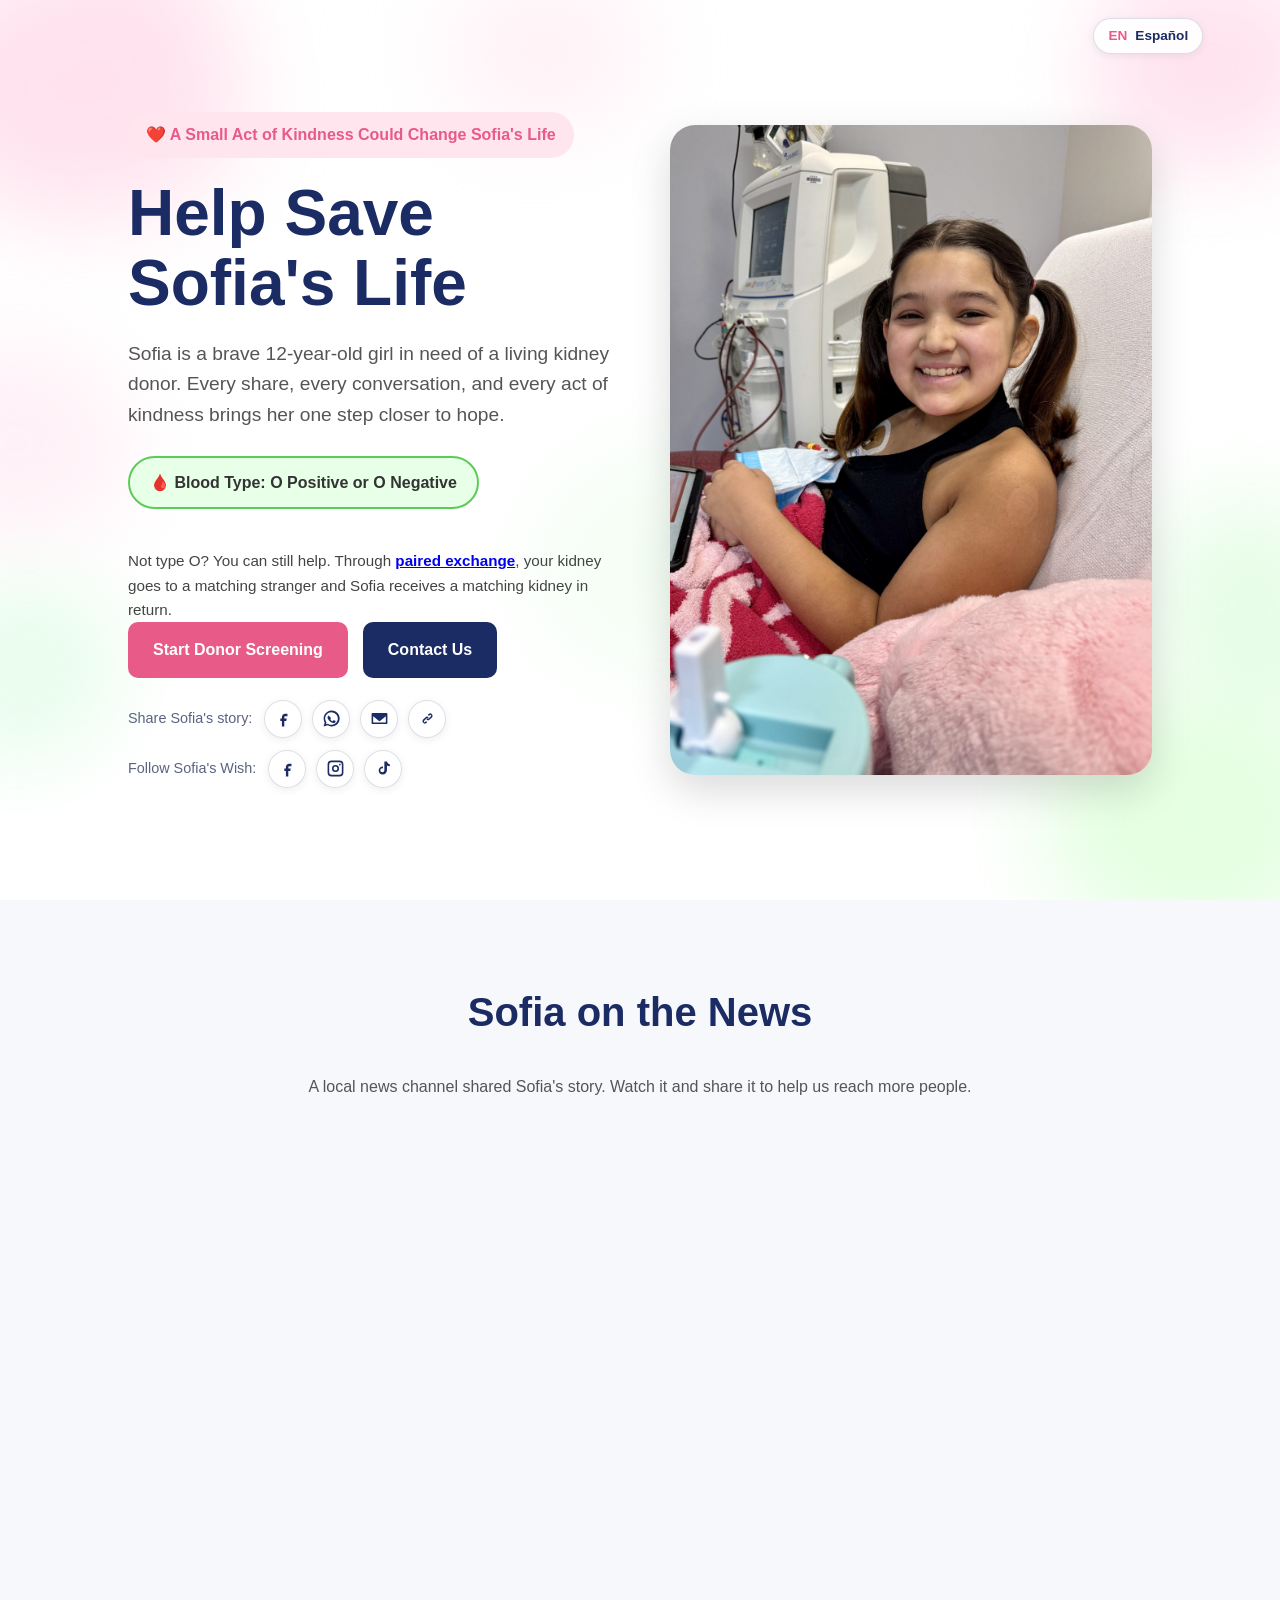
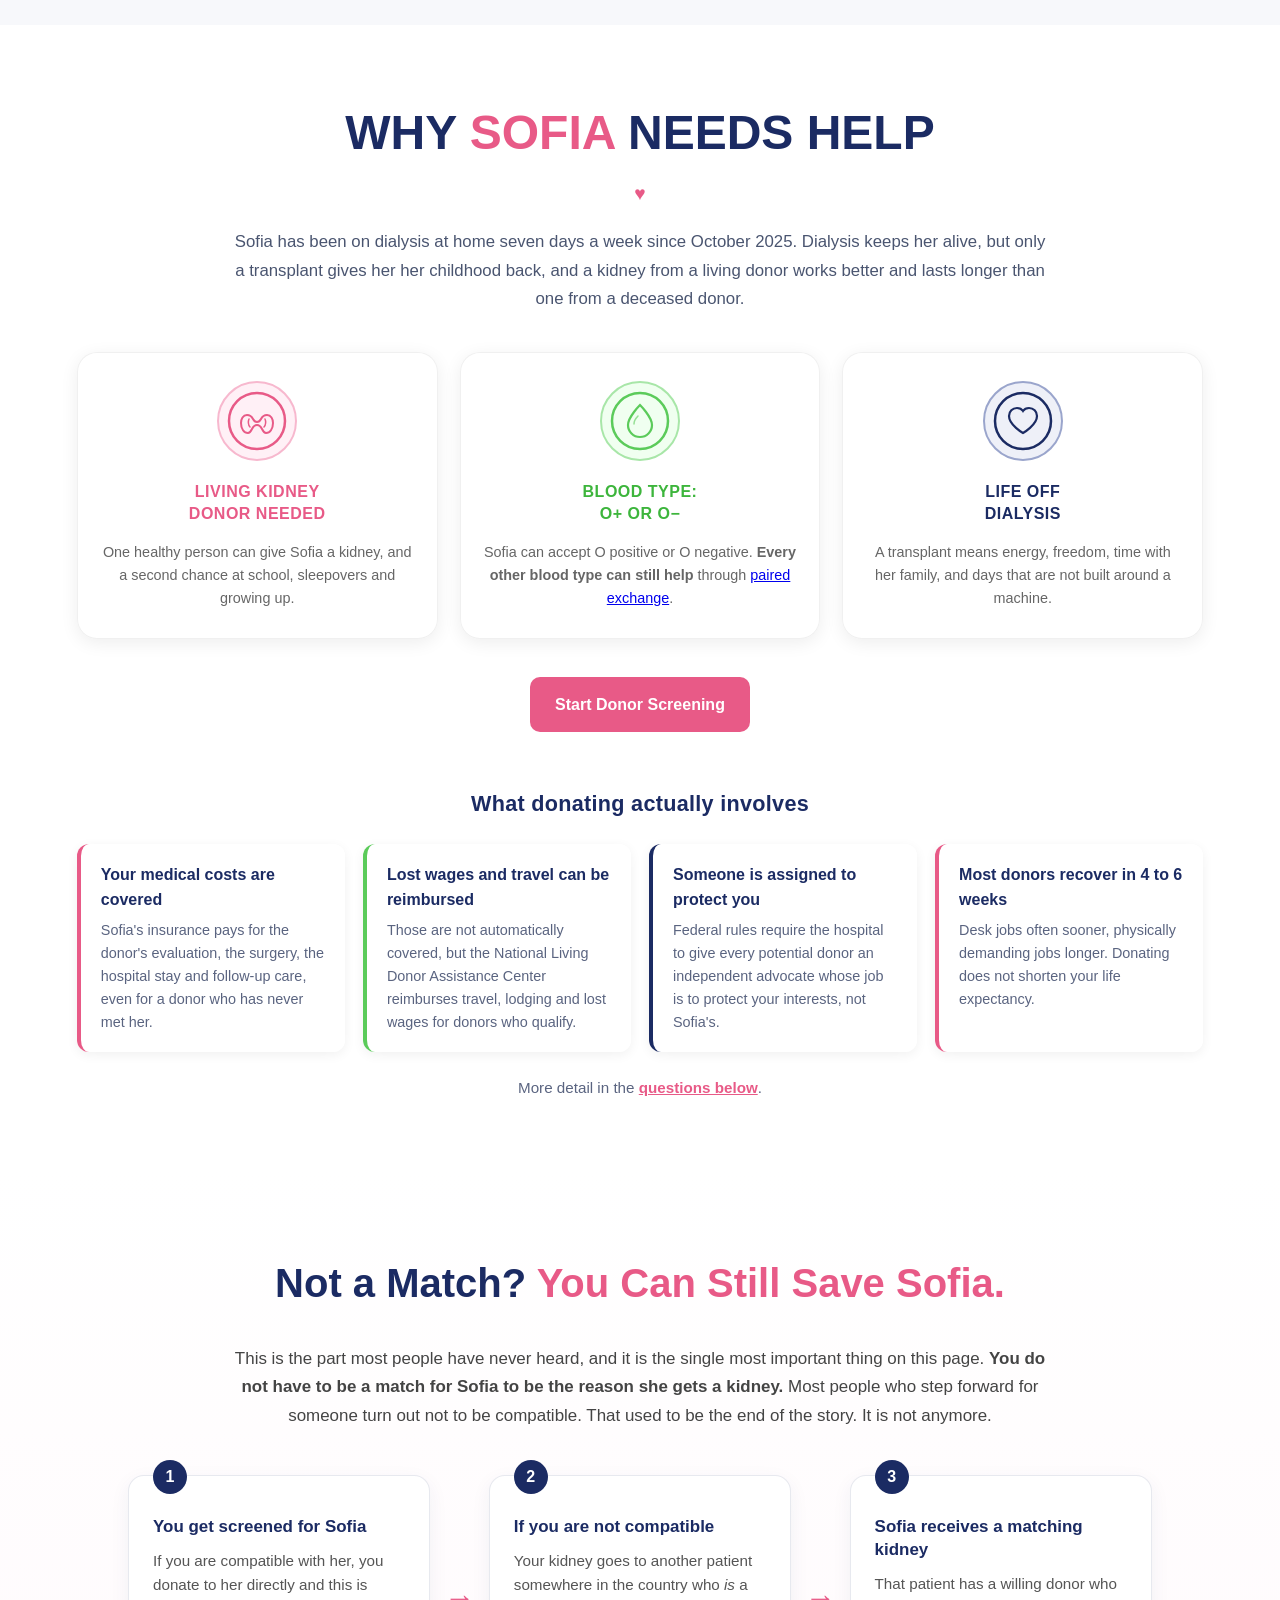
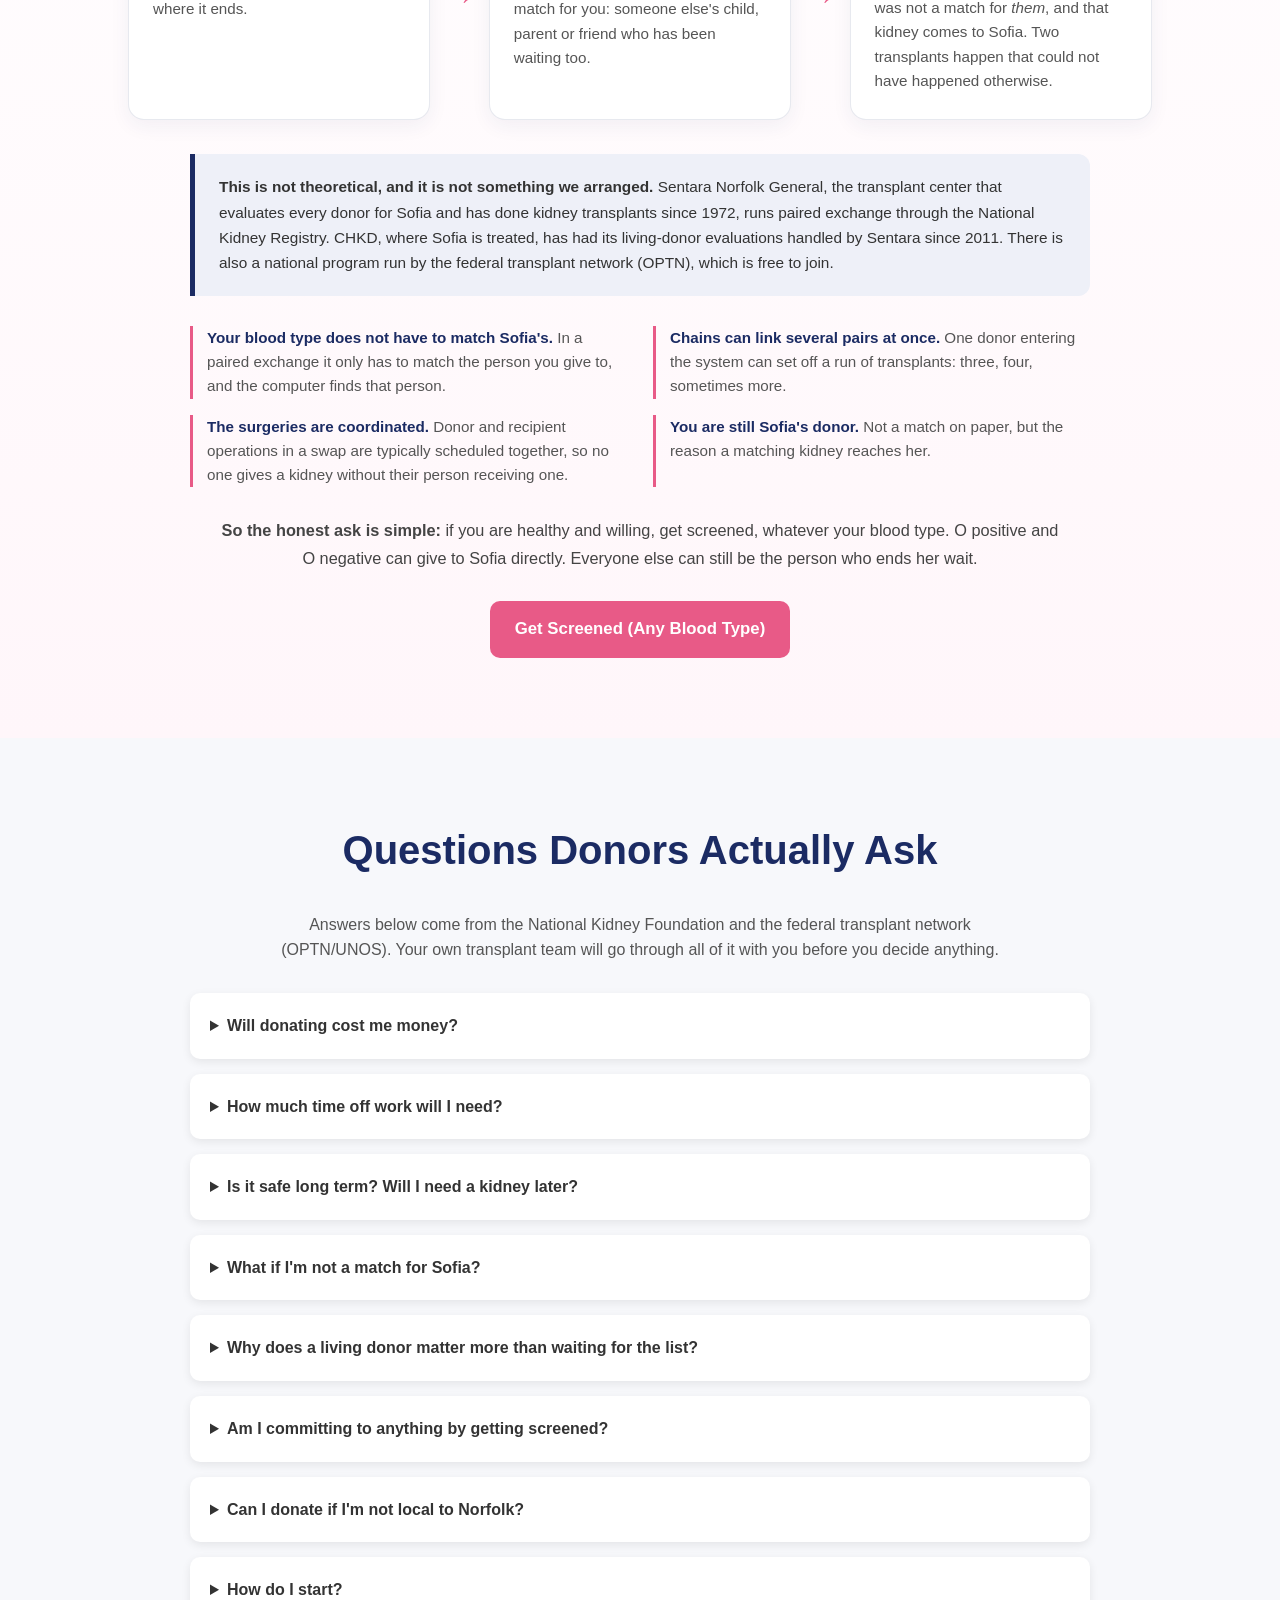
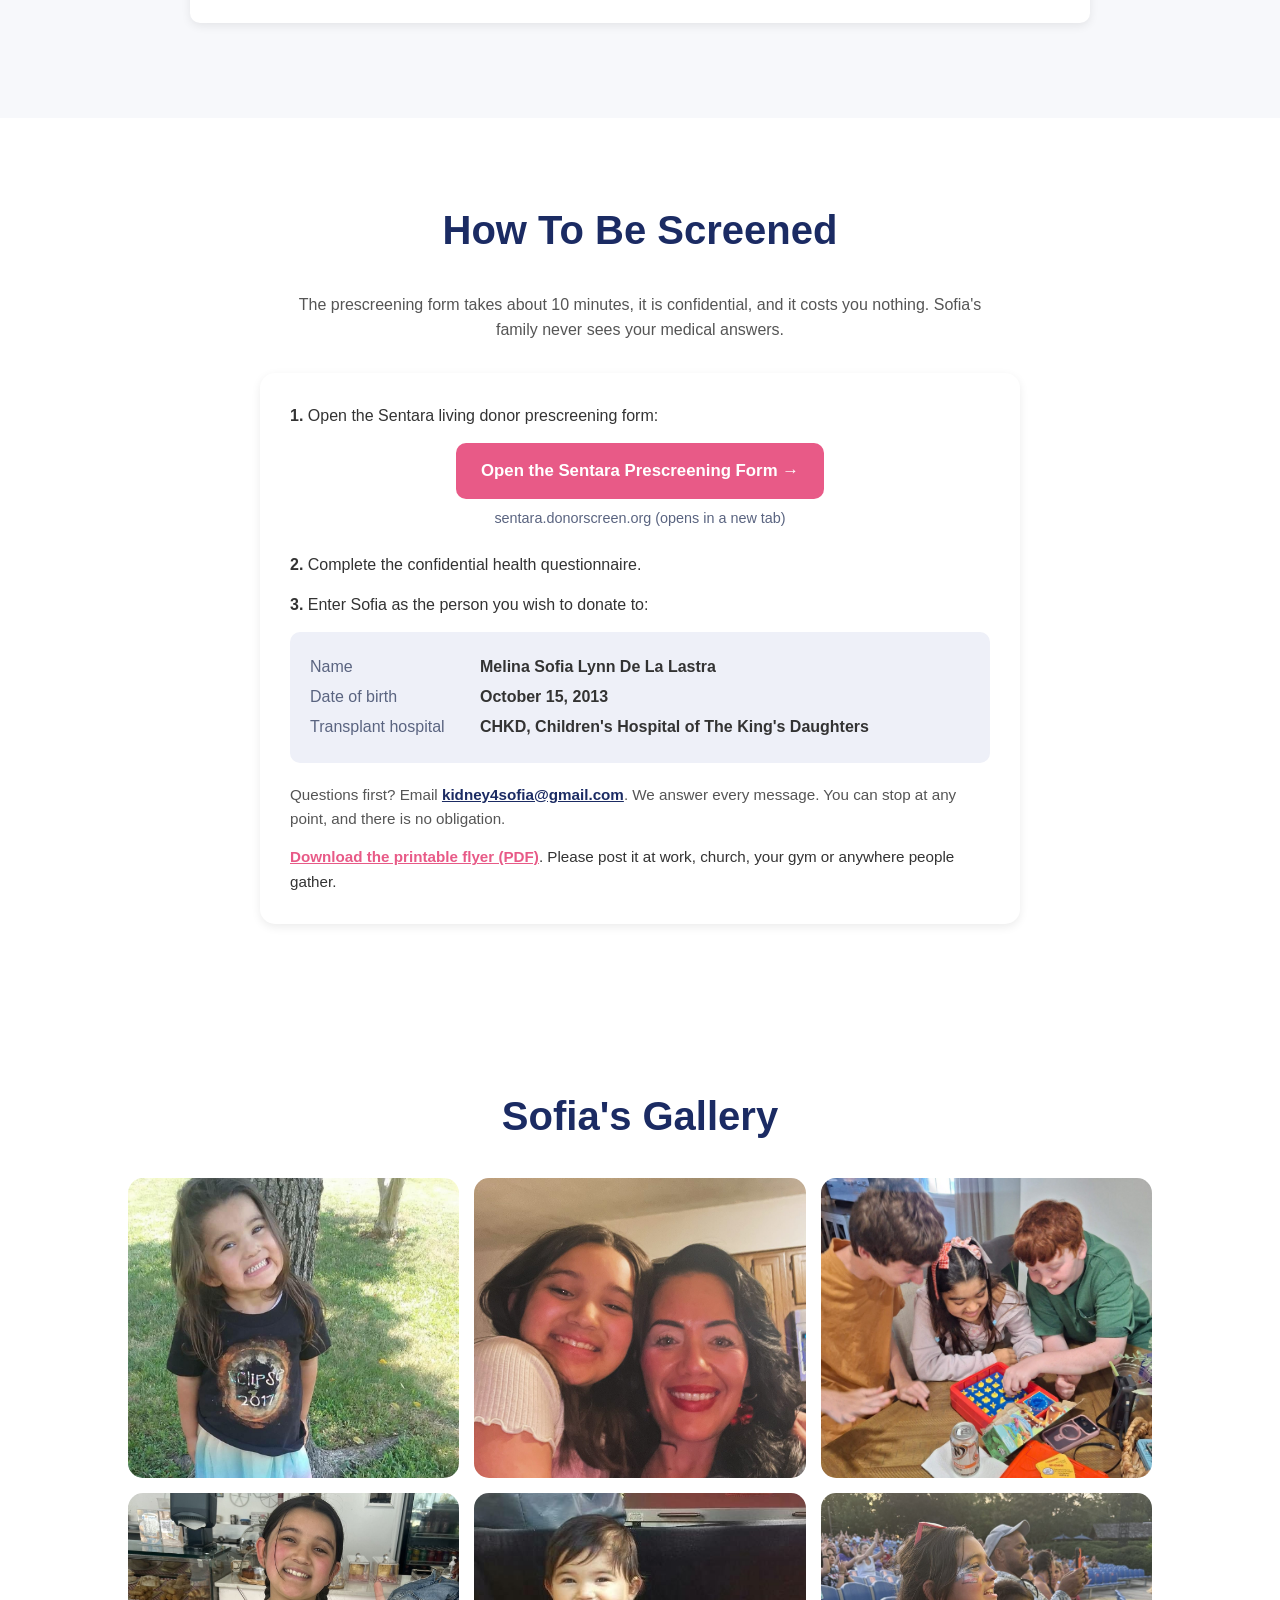
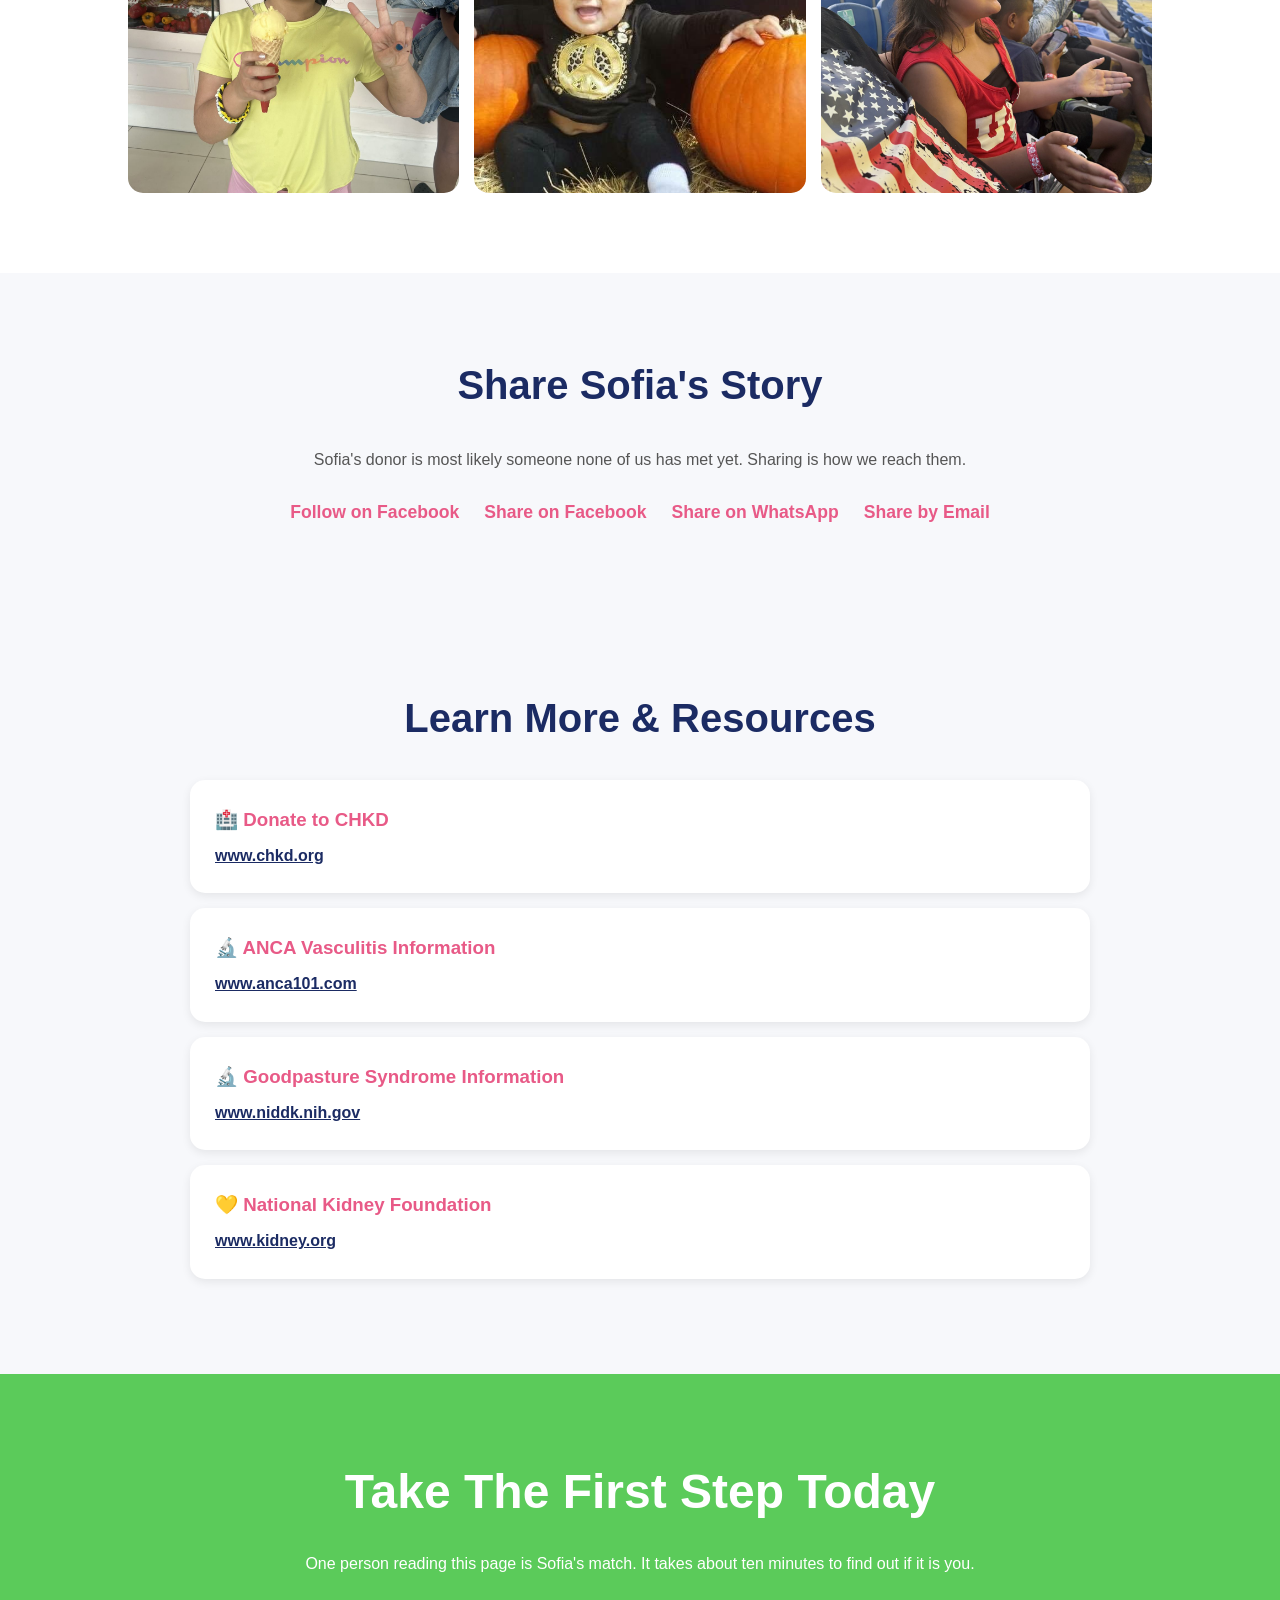
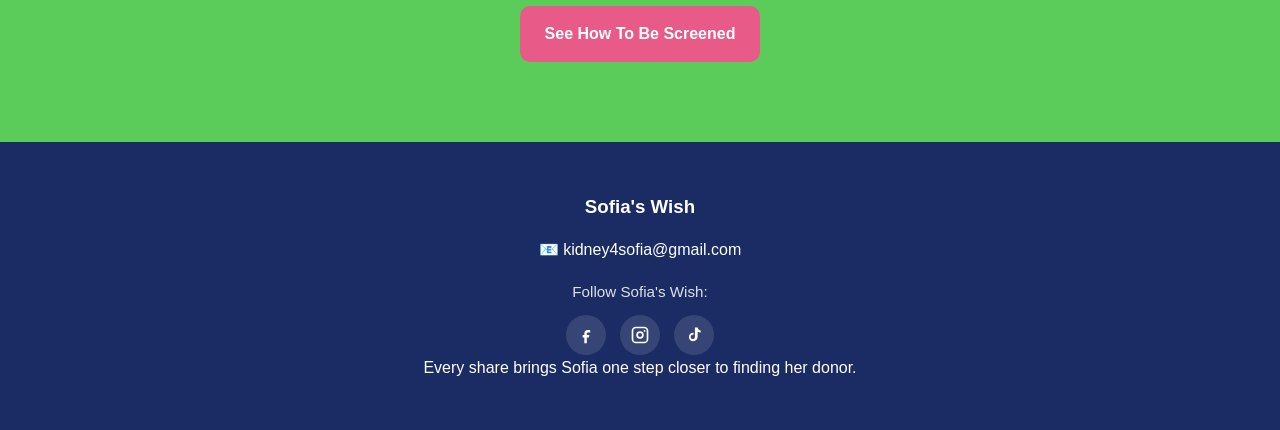
<file: index.html>
<!DOCTYPE html>
<html lang="en">
 
<head>
 
    <meta charset="UTF-8">
    <meta name="viewport" content="width=device-width, initial-scale=1.0">
 
    <title>Sofia's Wish: Help a 12-Year-Old in Hampton Roads Find a Living Kidney Donor</title>

    <meta name="description" content="Sofia is 12 and in kidney failure, on dialysis 7 days a week at CHKD in Hampton Roads. She needs a living kidney donor. Blood type O positive or O negative, and any blood type can help through paired exchange. Screening takes about 10 minutes.">
    <link rel="canonical" href="https://sofiaswish.com/">
    <link rel="alternate" hreflang="en" href="https://sofiaswish.com/">
    <link rel="alternate" hreflang="es" href="https://sofiaswish.com/es/">
    <link rel="alternate" hreflang="x-default" href="https://sofiaswish.com/">

    <!-- Social share preview (Facebook, Messenger, WhatsApp, iMessage, LinkedIn) -->
    <meta property="og:type" content="website">
    <meta property="og:url" content="https://sofiaswish.com/">
    <meta property="og:site_name" content="Sofia's Wish">
    <meta property="og:title" content="Sofia is 12. She needs a living kidney donor.">
    <meta property="og:description" content="Blood type O+ or O-, and any blood type can help through paired exchange. Screening takes about 10 minutes.">
    <meta property="og:image" content="https://sofiaswish.com/images/share.jpg">
    <meta property="og:image:width" content="1200">
    <meta property="og:image:height" content="630">
    <meta property="og:image:alt" content="Sofia, 12, smiling during dialysis treatment">
    <meta name="twitter:card" content="summary_large_image">
    <meta name="twitter:title" content="Sofia is 12. She needs a living kidney donor.">
    <meta name="twitter:description" content="Blood type O+ or O-, and any blood type can help through paired exchange. Screening takes about 10 minutes.">
    <meta name="twitter:image" content="https://sofiaswish.com/images/share.jpg">
 
    <link rel="stylesheet" href="style.css">

   <script type="text/javascript">
     (function(c,l,a,r,i,t,y){
         c[a]=c[a]||function(){(c[a].q=c[a].q||[]).push(arguments)};
         t=l.createElement(r);t.async=1;t.src="https://www.clarity.ms/tag/"+i;
         y=l.getElementsByTagName(r)[0];y.parentNode.insertBefore(t,y);
     })(window, document, "clarity", "script", "y8x5olyyel");
   </script>

   <!-- Google tag (gtag.js) -->
<script async src="https://www.googletagmanager.com/gtag/js?id=G-D3C5K6YSQ7"></script>
<script>
  window.dataLayer = window.dataLayer || [];
  function gtag(){dataLayer.push(arguments);}
  gtag('js', new Date());

  gtag('config', 'G-D3C5K6YSQ7');
</script>
 
</head>
 
<body>
 
    <!-- BACKGROUND BLOBS -->
    <div class="blob-center-left"></div>
    <div class="blob-center"></div>
    <div class="blob-top-right"></div>
    <div class="blob-center-right"></div>
    <div class="blob-bottom-left"></div>
    <div class="blob-top-center"></div>
 
    <div class="lang-switch">
        <span class="lang-current">EN</span>
        <a href="/es/" onclick="gtag('event','lang_switch',{to:'es'});">Español</a>
    </div>

    <!-- HERO -->
 
    <section class="hero">
 
        <div class="hero-content">
 
            <div class="hero-text">
 
                <span class="hero-tag">
                    ❤️ A Small Act of Kindness Could Change Sofia's Life
                </span>
 
                <h1>Help Save Sofia's Life</h1>
 
                <p>
                    Sofia is a brave 12-year-old girl in need of a living kidney donor.
                    Every share, every conversation, and every act of kindness
                    brings her one step closer to hope.
                </p>
 
                <div class="blood-type">
                    🩸 Blood Type: O Positive or O Negative
                </div>

                <p style="max-width:520px; margin:10px 0 0; font-size:0.95rem; color:#444;">
                    Not type O? You can still help. Through <a href="#paired-exchange" onclick="gtag('event','pairex_scroll',{location:'hero'});"><strong>paired exchange</strong></a>,
                    your kidney goes to a matching stranger and Sofia receives a matching kidney in return.
                </p>
 
                <div class="buttons">
 
                    <a href="#how-to-be-screened"
                        onclick="gtag('event','screening_scroll',{location:'hero'});"
                        class="btn primary">
                        Start Donor Screening
                    </a>
 
                    <a href="mailto:kidney4sofia@gmail.com"
                        class="btn secondary">
                        Contact Us
                    </a>
 
                </div>

                <div class="hero-share">

                    <span class="hero-share-label">Share Sofia&#39;s story:</span>

                    <a class="share-icon fb" href="https://www.facebook.com/sharer/sharer.php?u=https%3A%2F%2Fsofiaswish.com%2F"
                       target="_blank" rel="noopener" aria-label="Share on Facebook" title="Share on Facebook"
                       onclick="gtag('event','share',{method:'facebook',location:'hero'});">
                        <svg viewBox="0 0 24 24" aria-hidden="true"><path d="M14 9h3V6h-3c-2.2 0-4 1.8-4 4v2H8v3h2v7h3v-7h2.5l.5-3H13v-2c0-.6.4-1 1-1z"/></svg>
                    </a>

                    <a class="share-icon wa" href="https://api.whatsapp.com/send?text=Sofia%20is%2012%20and%20needs%20a%20living%20kidney%20donor.%20Please%20read%20her%20story%3A%20https%3A%2F%2Fsofiaswish.com%2F"
                       target="_blank" rel="noopener" aria-label="Share on WhatsApp" title="Share on WhatsApp"
                       onclick="gtag('event','share',{method:'whatsapp',location:'hero'});">
                        <svg viewBox="0 0 24 24" aria-hidden="true"><path d="M12 2a10 10 0 0 0-8.6 15L2 22l5.2-1.4A10 10 0 1 0 12 2zm0 2a8 8 0 1 1-4.1 14.9l-.3-.2-2.6.7.7-2.5-.2-.3A8 8 0 0 1 12 4zm-3.4 4.3c-.2 0-.5.1-.7.4-.3.3-.9.9-.9 2.1s.9 2.4 1 2.6c.1.2 1.7 2.8 4.3 3.8 2.1.8 2.5.7 3 .6.5-.1 1.5-.6 1.7-1.3.2-.6.2-1.2.1-1.3-.1-.1-.3-.2-.6-.3l-1.5-.7c-.2-.1-.4-.1-.6.1l-.8 1c-.1.2-.3.2-.5.1-.7-.3-1.6-.7-2.4-1.9-.2-.3 0-.5.1-.6l.4-.5c.1-.2.1-.3 0-.5l-.7-1.7c-.2-.4-.4-.4-.6-.4h-.3z"/></svg>
                    </a>

                    <a class="share-icon em" href="mailto:?subject=Sofia%20needs%20a%20living%20kidney%20donor&body=Sofia%20is%2012%20and%20in%20kidney%20failure.%20Her%20story%20and%20how%20to%20be%20screened%3A%20https%3A%2F%2Fsofiaswish.com%2F"
                       aria-label="Share by email" title="Share by email"
                       onclick="gtag('event','share',{method:'email',location:'hero'});">
                        <svg viewBox="0 0 24 24" aria-hidden="true"><path d="M3 5h18c.6 0 1 .4 1 1v12c0 .6-.4 1-1 1H3c-.6 0-1-.4-1-1V6c0-.6.4-1 1-1zm9 8L4.4 7H19.6L12 13zM4 9.3V17h16V9.3l-7.4 5.9c-.4.3-.8.3-1.2 0L4 9.3z"/></svg>
                    </a>

                    <button class="share-icon lk" type="button" aria-label="Copy link" title="Copy link"
                            onclick="navigator.clipboard.writeText('https://sofiaswish.com/');this.classList.add('copied');this.setAttribute('title','Link copied');gtag('event','share',{method:'copy_link',location:'hero'});">
                        <svg viewBox="0 0 24 24" aria-hidden="true"><path d="M10.6 13.4a3 3 0 0 0 4.2 0l3-3a3 3 0 0 0-4.2-4.2l-1.2 1.2 1.4 1.4L15 7.6a1 1 0 0 1 1.4 1.4l-3 3a1 1 0 0 1-1.4 0l-1.4 1.4zM13.4 10.6a3 3 0 0 0-4.2 0l-3 3a3 3 0 0 0 4.2 4.2l1.2-1.2-1.4-1.4L9 16.4A1 1 0 0 1 7.6 15l3-3a1 1 0 0 1 1.4 0l1.4-1.4z"/></svg>
                    </button>

                </div>


                <div class="hero-follow">


                    <span class="hero-share-label">Follow Sofia&#39;s Wish:</span>


                    <a class="share-icon follow-facebook" href="https://www.facebook.com/people/Sofias-Wish/61591391935779/"

                       target="_blank" rel="noopener" aria-label="Facebook" title="Facebook"

                       onclick="gtag('event','follow_click',{method:'facebook',location:'hero'});">

                        <svg viewBox="0 0 24 24" aria-hidden="true"><path d="M14 9h3V6h-3c-2.2 0-4 1.8-4 4v2H8v3h2v7h3v-7h2.5l.5-3H13v-2c0-.6.4-1 1-1z"/></svg>

                    </a>


                    <a class="share-icon follow-instagram" href="https://www.instagram.com/sofiaswish0/"

                       target="_blank" rel="noopener" aria-label="Instagram" title="Instagram"

                       onclick="gtag('event','follow_click',{method:'instagram',location:'hero'});">

                        <svg viewBox="0 0 24 24" aria-hidden="true"><path d="M7 2h10a5 5 0 0 1 5 5v10a5 5 0 0 1-5 5H7a5 5 0 0 1-5-5V7a5 5 0 0 1 5-5zm0 2a3 3 0 0 0-3 3v10a3 3 0 0 0 3 3h10a3 3 0 0 0 3-3V7a3 3 0 0 0-3-3H7zm5 3.5a4.5 4.5 0 1 1 0 9 4.5 4.5 0 0 1 0-9zm0 2a2.5 2.5 0 1 0 0 5 2.5 2.5 0 0 0 0-5zM17.5 6a1.1 1.1 0 1 1 0 2.2 1.1 1.1 0 0 1 0-2.2z"/></svg>

                    </a>


                    <a class="share-icon follow-tiktok" href="https://www.tiktok.com/@sofia.wish2"

                       target="_blank" rel="noopener" aria-label="Tiktok" title="Tiktok"

                       onclick="gtag('event','follow_click',{method:'tiktok',location:'hero'});">

                        <svg viewBox="0 0 24 24" aria-hidden="true"><path d="M16.5 3c.3 2 1.5 3.4 3.5 3.7v2.4c-1.3.1-2.5-.3-3.6-1v5.8c0 3.5-2.4 5.6-5.4 5.6-3 0-5.1-2.2-5.1-5.1 0-3 2.4-5.2 5.5-5v2.5c-.3-.1-.6-.1-.9-.1-1.4 0-2.5 1-2.5 2.5s1.1 2.5 2.5 2.5c1.5 0 2.6-1 2.6-2.8V3h3.4z"/></svg>

                    </a>


                </div>
 
            </div>
 
            <div class="hero-image">
 
                <img src="images/sofiahero.jpg" alt="Sofia, 12, smiling during her dialysis treatment" width="1200" height="1600" fetchpriority="high">
 
            </div>
 
        </div>
 
    </section>
 
 
    <!-- NEWS INTERVIEW -->

<section class="section gray">

    <h2>Sofia on the News </h2>

    <p style="text-align:center; color:#555; margin-bottom:30px;">
        A local news channel shared Sofia&#39;s story. Watch it and share it to help us reach more people.
    </p>

    <div style="display:flex; justify-content:center;">
        <iframe 
            width="760" 
            height="415" 
            src="https://www.youtube.com/embed/grmxJ3klMI8?si=xifwydvyk2uabs7R" 
            title="YouTube video player" 
            frameborder="0" 
            allow="accelerometer; autoplay; clipboard-write; encrypted-media; gyroscope; picture-in-picture; web-share" 
            referrerpolicy="strict-origin-when-cross-origin" 
            allowfullscreen
            style="border-radius:15px; max-width:100%;">
        </iframe>
    </div>

</section>


    <!-- WHY SOFIA NEEDS HELP -->

<section class="why-sofia" id="why-sofia">

    <h2>
        WHY <span>SOFIA</span> NEEDS HELP
    </h2>

    <p class="why-lead">
        Sofia has been on dialysis at home seven days a week since October 2025. Dialysis keeps her alive,
        but only a transplant gives her her childhood back, and a kidney from a living donor
        works better and lasts longer than one from a deceased donor.
    </p>

    <div class="why-cards">

        <div class="why-card pink">

            <div class="why-icon pink-icon">
                <svg viewBox="0 0 60 60" fill="none" xmlns="http://www.w3.org/2000/svg">
                    <circle cx="30" cy="30" r="28" stroke="#e85a87" stroke-width="2.5" fill="#fff0f6"/>
                    <!-- Kidney left -->
                    <path d="M20 24 C16 24 14 28 14 32 C14 38 17 42 21 42 C23 42 24 40 25 38 C26 36 27 34 30 34 C33 34 34 36 35 38 C36 40 37 42 39 42 C43 42 46 38 46 32 C46 28 44 24 40 24 C37 24 35 26 34 28 C33 30 32 31 30 31 C28 31 27 30 26 28 C25 26 23 24 20 24Z" stroke="#e85a87" stroke-width="2" fill="none"/>
                    <!-- small inner detail -->
                    <path d="M22 28 C21 30 21 34 23 36" stroke="#e85a87" stroke-width="1.5" stroke-linecap="round"/>
                    <path d="M38 28 C39 30 39 34 37 36" stroke="#e85a87" stroke-width="1.5" stroke-linecap="round"/>
                </svg>
            </div>

            <h3>LIVING KIDNEY<br>DONOR NEEDED</h3>

            <p>
                One healthy person can give Sofia a kidney, and a second chance at
                school, sleepovers and growing up.
            </p>

        </div>

        <div class="why-card green">

            <div class="why-icon green-icon">
                <svg viewBox="0 0 60 60" fill="none" xmlns="http://www.w3.org/2000/svg">
                    <circle cx="30" cy="30" r="28" stroke="#5bcb5a" stroke-width="2.5" fill="#f0fff0"/>
                    <!-- Blood drop -->
                    <path d="M30 14 C30 14 18 26 18 34 C18 40.627 23.373 46 30 46 C36.627 46 42 40.627 42 34 C42 26 30 14 30 14Z" stroke="#5bcb5a" stroke-width="2.2" fill="none"/>
                    <!-- inner shine -->
                    <path d="M24 33 C24 30 26 27 28 25" stroke="#5bcb5a" stroke-width="1.5" stroke-linecap="round" opacity="0.6"/>
                </svg>
            </div>

            <h3>BLOOD TYPE:<br>O+ OR O&minus;</h3>

            <p>
                Sofia can accept O positive or O negative. <strong>Every other blood type can still
                help</strong> through <a href="#paired-exchange">paired exchange</a>.
            </p>

        </div>

        <div class="why-card blue">

            <div class="why-icon blue-icon">
                <svg viewBox="0 0 60 60" fill="none" xmlns="http://www.w3.org/2000/svg">
                    <circle cx="30" cy="30" r="28" stroke="#1b2b63" stroke-width="2.5" fill="#eef0f8"/>
                    <!-- Heart -->
                    <path d="M30 42 C30 42 16 34 16 25 C16 20.5 19.5 17 24 17 C26.5 17 28.8 18.2 30 20 C31.2 18.2 33.5 17 36 17 C40.5 17 44 20.5 44 25 C44 34 30 42 30 42Z" stroke="#1b2b63" stroke-width="2.2" fill="none"/>
                </svg>
            </div>

            <h3>LIFE OFF<br>DIALYSIS</h3>

            <p>
                A transplant means energy, freedom, time with her family, and days that
                are not built around a machine.
            </p>

        </div>

    </div>

    <div class="why-cta">
        <a href="#how-to-be-screened" class="btn primary"
           onclick="gtag('event','screening_scroll',{location:'why_sofia'});">
            Start Donor Screening
        </a>
    </div>

    <h3 class="facts-heading">What donating actually involves</h3>

    <div class="facts-strip">

        <div class="fact-item">
            <strong>Your medical costs are covered</strong>
            Sofia&#39;s insurance pays for the donor&#39;s evaluation, the surgery, the hospital stay
            and follow-up care, even for a donor who has never met her.
        </div>

        <div class="fact-item">
            <strong>Lost wages and travel can be reimbursed</strong>
            Those are not automatically covered, but the National Living Donor Assistance Center
            reimburses travel, lodging and lost wages for donors who qualify.
        </div>

        <div class="fact-item">
            <strong>Someone is assigned to protect you</strong>
            Federal rules require the hospital to give every potential donor an independent advocate
            whose job is to protect your interests, not Sofia&#39;s.
        </div>

        <div class="fact-item">
            <strong>Most donors recover in 4 to 6 weeks</strong>
            Desk jobs often sooner, physically demanding jobs longer. Donating does not shorten
            your life expectancy.
        </div>

    </div>

    <p class="facts-more">
        More detail in the <a href="#faq">questions below</a>.
    </p>

</section>

    <!-- PAIRED EXCHANGE -->

    <section class="section pairex" id="paired-exchange">

        <h2>Not a Match? <span>You Can Still Save Sofia.</span></h2>

        <p class="pairex-lead">
            This is the part most people have never heard, and it is the single most important thing
            on this page. <strong>You do not have to be a match for Sofia to be the reason she gets a
            kidney.</strong> Most people who step forward for someone turn out not to be compatible.
            That used to be the end of the story. It is not anymore.
        </p>

        <div class="pairex-steps">

            <div class="pairex-step">
                <span class="pairex-num">1</span>
                <h3>You get screened for Sofia</h3>
                <p>
                    If you are compatible with her, you donate to her directly and this is where it ends.
                </p>
            </div>

            <div class="pairex-arrow" aria-hidden="true">&rarr;</div>

            <div class="pairex-step">
                <span class="pairex-num">2</span>
                <h3>If you are not compatible</h3>
                <p>
                    Your kidney goes to another patient somewhere in the country who <em>is</em> a match
                    for you: someone else&#39;s child, parent or friend who has been waiting too.
                </p>
            </div>

            <div class="pairex-arrow" aria-hidden="true">&rarr;</div>

            <div class="pairex-step">
                <span class="pairex-num">3</span>
                <h3>Sofia receives a matching kidney</h3>
                <p>
                    That patient has a willing donor who was not a match for <em>them</em>, and that
                    kidney comes to Sofia. Two transplants happen that could not have happened otherwise.
                </p>
            </div>

        </div>

        <div class="pairex-note">
            <strong>This is not theoretical, and it is not something we arranged.</strong>
            Sentara Norfolk General, the transplant center that evaluates every donor for Sofia and has
            done kidney transplants since 1972, runs paired exchange through the National Kidney Registry.
            CHKD, where Sofia is treated, has had its living-donor evaluations handled by Sentara since 2011.
            There is also a national program run by the federal transplant network (OPTN), which is free
            to join.
        </div>

        <div class="pairex-facts">
            <div><strong>Your blood type does not have to match Sofia&#39;s.</strong> In a paired exchange it
            only has to match the person you give to, and the computer finds that person.</div>
            <div><strong>Chains can link several pairs at once.</strong> One donor entering the system can set
            off a run of transplants: three, four, sometimes more.</div>
            <div><strong>The surgeries are coordinated.</strong> Donor and recipient operations in a swap are
            typically scheduled together, so no one gives a kidney without their person receiving one.</div>
            <div><strong>You are still Sofia&#39;s donor.</strong> Not a match on paper, but the reason a
            matching kidney reaches her.</div>
        </div>

        <p class="pairex-cta-line">
            <strong>So the honest ask is simple:</strong> if you are healthy and willing, get screened,
            whatever your blood type. O positive and O negative can give to Sofia directly. Everyone else can
            still be the person who ends her wait.
        </p>

        <div style="text-align:center;">
            <a href="#how-to-be-screened" class="btn primary" style="font-size:1.05rem;"
               onclick="gtag('event','screening_scroll',{location:'paired_exchange'});">
                Get Screened (Any Blood Type)
            </a>
        </div>

    </section>

    <!-- FAQ -->

    <section class="section gray" id="faq">

        <h2>Questions Donors Actually Ask</h2>

        <p style="text-align:center; color:#555; max-width:760px; margin:0 auto 30px;">
            Answers below come from the National Kidney Foundation and the federal transplant network
            (OPTN/UNOS). Your own transplant team will go through all of it with you before you decide anything.
        </p>

        <div class="faq">

            <details>
                <summary>Will donating cost me money?</summary>
                <p>
                    Not the medical part. The recipient&#39;s health insurance covers your evaluation, the
                    surgery, your hospital stay and your follow-up appointments, whether or not you
                    know the recipient. What is <em>not</em> automatically covered is lost wages and travel.
                    The National Living Donor Assistance Center (NLDAC) reimburses travel, lodging, dependent
                    care and lost wages for donors who qualify, and the transplant social worker helps you apply.
                    One caveat worth knowing up front, in Sentara&#39;s own words: if the evaluation turns up a
                    pre-existing condition that needs further work-up, that part may be billed to your own
                    insurance.
                </p>
            </details>

            <details>
                <summary>How much time off work will I need?</summary>
                <p>
                    Most donors make a full recovery four to six weeks after surgery. People with desk or
                    remote jobs are often back sooner; physically demanding jobs can take six to eight weeks.
                    No lifting anything heavy for about six weeks. Most donors are in the hospital only one to
                    three days.
                </p>
            </details>

            <details>
                <summary>Is it safe long term? Will I need a kidney later?</summary>
                <p>
                    Donating does not change your life expectancy, and donors are able to return to work,
                    normal activity and a regular diet. Fewer than 1% of donors go on to develop end-stage
                    kidney disease, and if that ever happened, you would receive higher priority on the
                    national waiting list. Living donation is still surgery, so there are real risks
                    (bleeding, infection, hernia) that your surgeon will go through with you honestly.
                    Donors are screened thoroughly and are only approved if they are healthy.
                </p>
            </details>

            <details>
                <summary>What if I&#39;m not a match for Sofia?</summary>
                <p>
                    You can still help her, and this is important enough that we gave it
                    <a href="#paired-exchange">its own section above</a>. Through kidney paired donation your
                    kidney goes to a patient who matches you, and that patient&#39;s willing but incompatible
                    donor gives a matching kidney to Sofia. Sentara Norfolk General, the center that
                    evaluates Sofia&#39;s donors, arranges these through the National Kidney Registry, and
                    the federal transplant network runs a national program that is free to join. Your blood type
                    does not have to match Sofia&#39;s. This is why donors of <strong>every</strong> blood type
                    are worth screening.
                </p>
            </details>

            <details>
                <summary>Why does a living donor matter more than waiting for the list?</summary>
                <p>
                    A kidney from a living donor lasts about 15 to 20 years on average, compared with 7 to 10
                    years from a deceased donor, and it is more likely to start working immediately. Sofia is
                    12. The difference is measured in the years of her life.
                </p>
            </details>

            <details>
                <summary>Am I committing to anything by getting screened?</summary>
                <p>
                    No. The prescreening form takes about ten minutes and is confidential. You can stop at any
                    point, for any reason, and you never have to give a reason. Sofia&#39;s family never sees
                    your medical information. Federal rules require the hospital to assign you an independent
                    donor advocate whose only job is to protect your interests and make sure your decision is
                    free from pressure.
                </p>
            </details>

            <details>
                <summary>Can I donate if I&#39;m not local to Norfolk?</summary>
                <p>
                    Yes. Donors can be evaluated near home, and in paired donation the kidney can be shipped
                    or the donor can travel. Start with the prescreening form and the team will work out
                    logistics with you.
                </p>
            </details>

            <details>
                <summary>How do I start?</summary>
                <p>
                    Use the Sentara prescreening form in the <a href="#how-to-be-screened">How To Be
                    Screened</a> section below, and enter Sofia&#39;s name, date of birth and CHKD as the
                    transplant hospital. Questions first are welcome:
                    <a href="mailto:kidney4sofia@gmail.com">kidney4sofia@gmail.com</a>.
                </p>
            </details>

        </div>

    </section>

    <!-- HOW TO BE SCREENED -->

    <section class="section" id="how-to-be-screened">

        <h2>How To Be Screened</h2>

        <p style="text-align:center; color:#555; max-width:720px; margin:0 auto 30px;">
            The prescreening form takes about 10 minutes, it is confidential, and it costs you nothing.
            Sofia&#39;s family never sees your medical answers.
        </p>

        <div style="max-width:760px; margin:auto; background:white; padding:30px; border-radius:15px; box-shadow:0 3px 10px rgba(0,0,0,.08);">

            <p style="margin:0 0 14px;"><strong>1.</strong> Open the Sentara living donor prescreening form:</p>

            <p style="margin:0 0 22px; text-align:center;">
                <a href="https://sentara.donorscreen.org/register/now" target="_blank" rel="noopener"
                   onclick="gtag('event','prescreen_click',{location:'steps'});"
                   class="btn primary" style="font-size:1.05rem;">
                    Open the Sentara Prescreening Form &rarr;
                </a>
                <span style="display:block; margin-top:8px; color:#5a6480; font-size:.9rem;">sentara.donorscreen.org (opens in a new tab)</span>
            </p>

            <p style="margin:0 0 14px;"><strong>2.</strong> Complete the confidential health questionnaire.</p>

            <p style="margin:0 0 14px;"><strong>3.</strong> Enter Sofia as the person you wish to donate to:</p>

            <div style="background:#eef0f8; padding:20px; border-radius:10px; line-height:1.9;">
                <div><span style="display:inline-block; min-width:170px; color:#5a6480;">Name</span><strong>Melina Sofia Lynn De La Lastra</strong></div>
                <div><span style="display:inline-block; min-width:170px; color:#5a6480;">Date of birth</span><strong>October 15, 2013</strong></div>
                <div><span style="display:inline-block; min-width:170px; color:#5a6480;">Transplant hospital</span><strong>CHKD, Children&#39;s Hospital of The King&#39;s Daughters</strong></div>
            </div>

            <p style="margin:20px 0 0; font-size:.95rem; color:#555;">
                Questions first? Email <a href="mailto:kidney4sofia@gmail.com" style="color:#1b2b63; font-weight:bold;">kidney4sofia@gmail.com</a>.
                We answer every message. You can stop at any point, and there is no obligation.
            </p>

            <p style="margin:14px 0 0; font-size:.95rem;">
                <a href="Sofias_Wish_Flyer.pdf" target="_blank"
                   onclick="gtag('event','flyer_download');"
                   style="color:#e85a87; font-weight:bold;">Download the printable flyer (PDF)</a>.
                Please post it at work, church, your gym or anywhere people gather.
            </p>

        </div>

    </section>

    <!-- GALLERY -->
 
    <section class="section">
 
        <h2>Sofia's Gallery</h2>
 
        <div class="gallery">
 
            <img src="images/sofia1.JPG" alt="Sofia" loading="lazy" decoding="async">
            <img src="images/sofia2.jpg" alt="Sofia" loading="lazy" decoding="async">
            <img src="images/sofia3.JPG" alt="Sofia" loading="lazy" decoding="async">
            <img src="images/sofia4.jpg" alt="Sofia" loading="lazy" decoding="async">
            <img src="images/sofia5.JPG" alt="Sofia" loading="lazy" decoding="async">
            <img src="images/sofia6.jpg" alt="Sofia" loading="lazy" decoding="async">
 
        </div>
 
    </section>
 
    <!-- SHARE -->
 
    <section class="section gray">
 
        <h2>Share Sofia's Story</h2>
 
                <p style="text-align:center; color:#555; max-width:720px; margin:0 auto 25px;">
            Sofia&#39;s donor is most likely someone none of us has met yet. Sharing is how we reach them.
        </p>

        <div class="socials">

            <a href="https://www.facebook.com/people/Sofias-Wish/61591391935779/" target="_blank" rel="noopener">Follow on Facebook</a>
            <a href="https://www.facebook.com/sharer/sharer.php?u=https%3A%2F%2Fsofiaswish.com%2F"
               target="_blank" rel="noopener" onclick="gtag('event','share',{method:'facebook'});">Share on Facebook</a>
            <a href="https://api.whatsapp.com/send?text=Sofia%20is%2012%20and%20needs%20a%20living%20kidney%20donor.%20Please%20read%20her%20story%3A%20https%3A%2F%2Fsofiaswish.com%2F"
               target="_blank" rel="noopener" onclick="gtag('event','share',{method:'whatsapp'});">Share on WhatsApp</a>
            <a href="mailto:?subject=Sofia%20needs%20a%20living%20kidney%20donor&body=Sofia%20is%2012%20and%20in%20kidney%20failure.%20Her%20story%20and%20how%20to%20be%20screened%3A%20https%3A%2F%2Fsofiaswish.com%2F"
               onclick="gtag('event','share',{method:'email'});">Share by Email</a>

        </div>
 
    </section>

   <!-- RESOURCES -->

<section class="section gray">

    <h2>Learn More & Resources</h2>

    <div class="faq" style="max-width:900px; margin:auto;">

        <div style="background:white; padding:25px; border-radius:15px; margin-bottom:15px; box-shadow:0 3px 10px rgba(0,0,0,.08);">
            <h3 style="color:#e85a87; margin-bottom:8px;">🏥 Donate to CHKD</h3>
            <a href="https://www.chkd.org/" target="_blank" style="color:#1b2b63; font-weight:bold;">www.chkd.org</a>
        </div>

        <div style="background:white; padding:25px; border-radius:15px; margin-bottom:15px; box-shadow:0 3px 10px rgba(0,0,0,.08);">
            <h3 style="color:#e85a87; margin-bottom:8px;">🔬 ANCA Vasculitis Information</h3>
            <a href="https://www.anca101.com/" target="_blank" style="color:#1b2b63; font-weight:bold;">www.anca101.com</a>
        </div>

        <div style="background:white; padding:25px; border-radius:15px; margin-bottom:15px; box-shadow:0 3px 10px rgba(0,0,0,.08);">
            <h3 style="color:#e85a87; margin-bottom:8px;">🔬 Goodpasture Syndrome Information</h3>
            <a href="https://www.niddk.nih.gov/health-information/kidney-disease/glomerular-disease/anti-gbm-goodpastures-disease" target="_blank" style="color:#1b2b63; font-weight:bold;">www.niddk.nih.gov</a>
        </div>

        <div style="background:white; padding:25px; border-radius:15px; margin-bottom:15px; box-shadow:0 3px 10px rgba(0,0,0,.08);">
            <h3 style="color:#e85a87; margin-bottom:8px;">💛 National Kidney Foundation</h3>
            <a href="https://www.kidney.org/" target="_blank" style="color:#1b2b63; font-weight:bold;">www.kidney.org</a>
        </div>

    </div>

</section>

 
 
    <!-- CTA -->

    <section class="cta">

        <h2>Take The First Step Today</h2>

        <p>
            One person reading this page is Sofia&#39;s match. It takes about ten minutes to find out
            if it is you.
        </p>

        <a href="#how-to-be-screened"
            onclick="gtag('event','screening_scroll',{location:'bottom_cta'});"
            class="btn primary">
            See How To Be Screened
        </a>

    </section>

    <!-- FOOTER -->
 
    <footer>
 
        <h3>Sofia's Wish</h3>
 
        <p>📧 kidney4sofia@gmail.com</p>
        <p class="footer-social-label">Follow Sofia&#39;s Wish:</p>
        <div class="footer-social">
            <a href="https://www.facebook.com/people/Sofias-Wish/61591391935779/" target="_blank" rel="noopener" aria-label="Facebook" title="Facebook"
               onclick="gtag('event','follow_click',{method:'facebook',location:'footer'});">
                <svg viewBox="0 0 24 24" aria-hidden="true"><path d="M14 9h3V6h-3c-2.2 0-4 1.8-4 4v2H8v3h2v7h3v-7h2.5l.5-3H13v-2c0-.6.4-1 1-1z"/></svg>
            </a>
            <a href="https://www.instagram.com/sofiaswish0/" target="_blank" rel="noopener" aria-label="Instagram" title="Instagram"
               onclick="gtag('event','follow_click',{method:'instagram',location:'footer'});">
                <svg viewBox="0 0 24 24" aria-hidden="true"><path d="M7 2h10a5 5 0 0 1 5 5v10a5 5 0 0 1-5 5H7a5 5 0 0 1-5-5V7a5 5 0 0 1 5-5zm0 2a3 3 0 0 0-3 3v10a3 3 0 0 0 3 3h10a3 3 0 0 0 3-3V7a3 3 0 0 0-3-3H7zm5 3.5a4.5 4.5 0 1 1 0 9 4.5 4.5 0 0 1 0-9zm0 2a2.5 2.5 0 1 0 0 5 2.5 2.5 0 0 0 0-5zM17.5 6a1.1 1.1 0 1 1 0 2.2 1.1 1.1 0 0 1 0-2.2z"/></svg>
            </a>
            <a href="https://www.tiktok.com/@sofia.wish2" target="_blank" rel="noopener" aria-label="Tiktok" title="Tiktok"
               onclick="gtag('event','follow_click',{method:'tiktok',location:'footer'});">
                <svg viewBox="0 0 24 24" aria-hidden="true"><path d="M16.5 3c.3 2 1.5 3.4 3.5 3.7v2.4c-1.3.1-2.5-.3-3.6-1v5.8c0 3.5-2.4 5.6-5.4 5.6-3 0-5.1-2.2-5.1-5.1 0-3 2.4-5.2 5.5-5v2.5c-.3-.1-.6-.1-.9-.1-1.4 0-2.5 1-2.5 2.5s1.1 2.5 2.5 2.5c1.5 0 2.6-1 2.6-2.8V3h3.4z"/></svg>
            </a>
        </div>
 
        <p>
            Every share brings Sofia one step closer to finding her donor.
        </p>
 
    </footer>
 
</body>
 
</html>
</file>
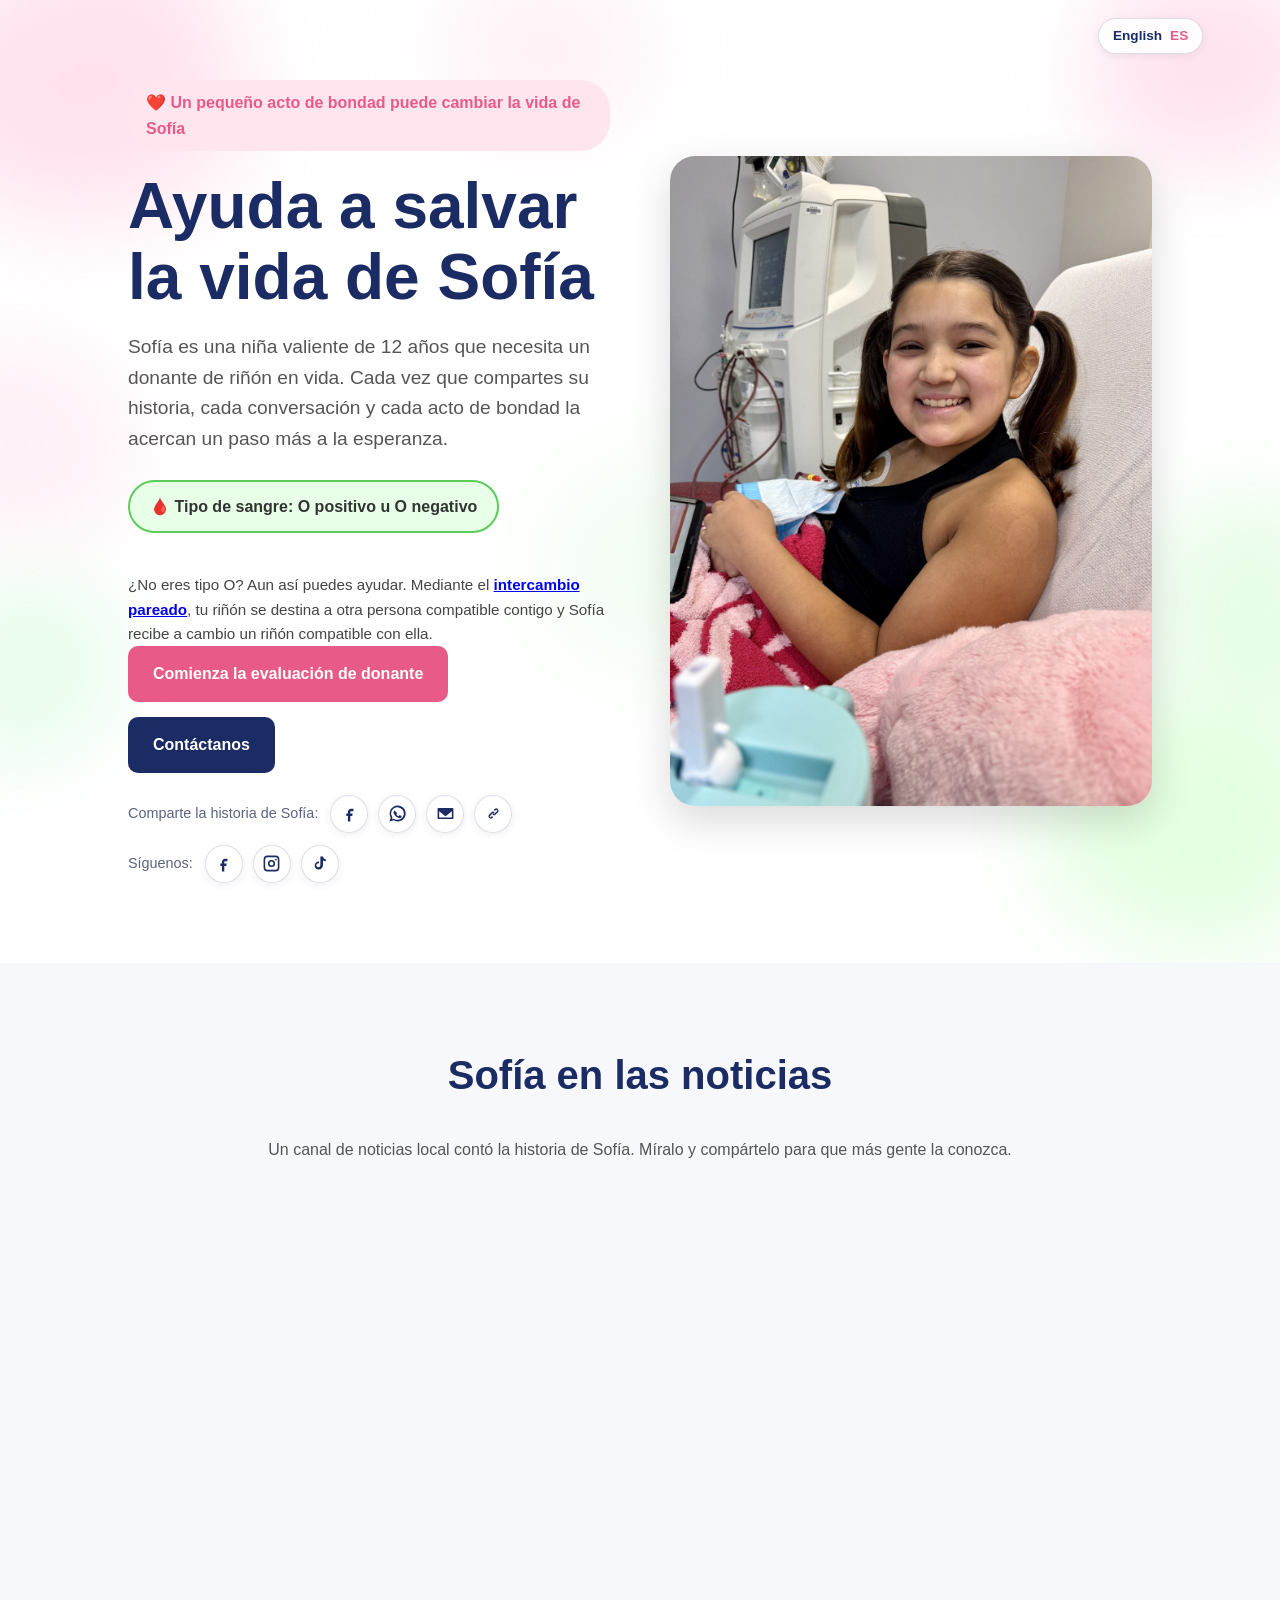
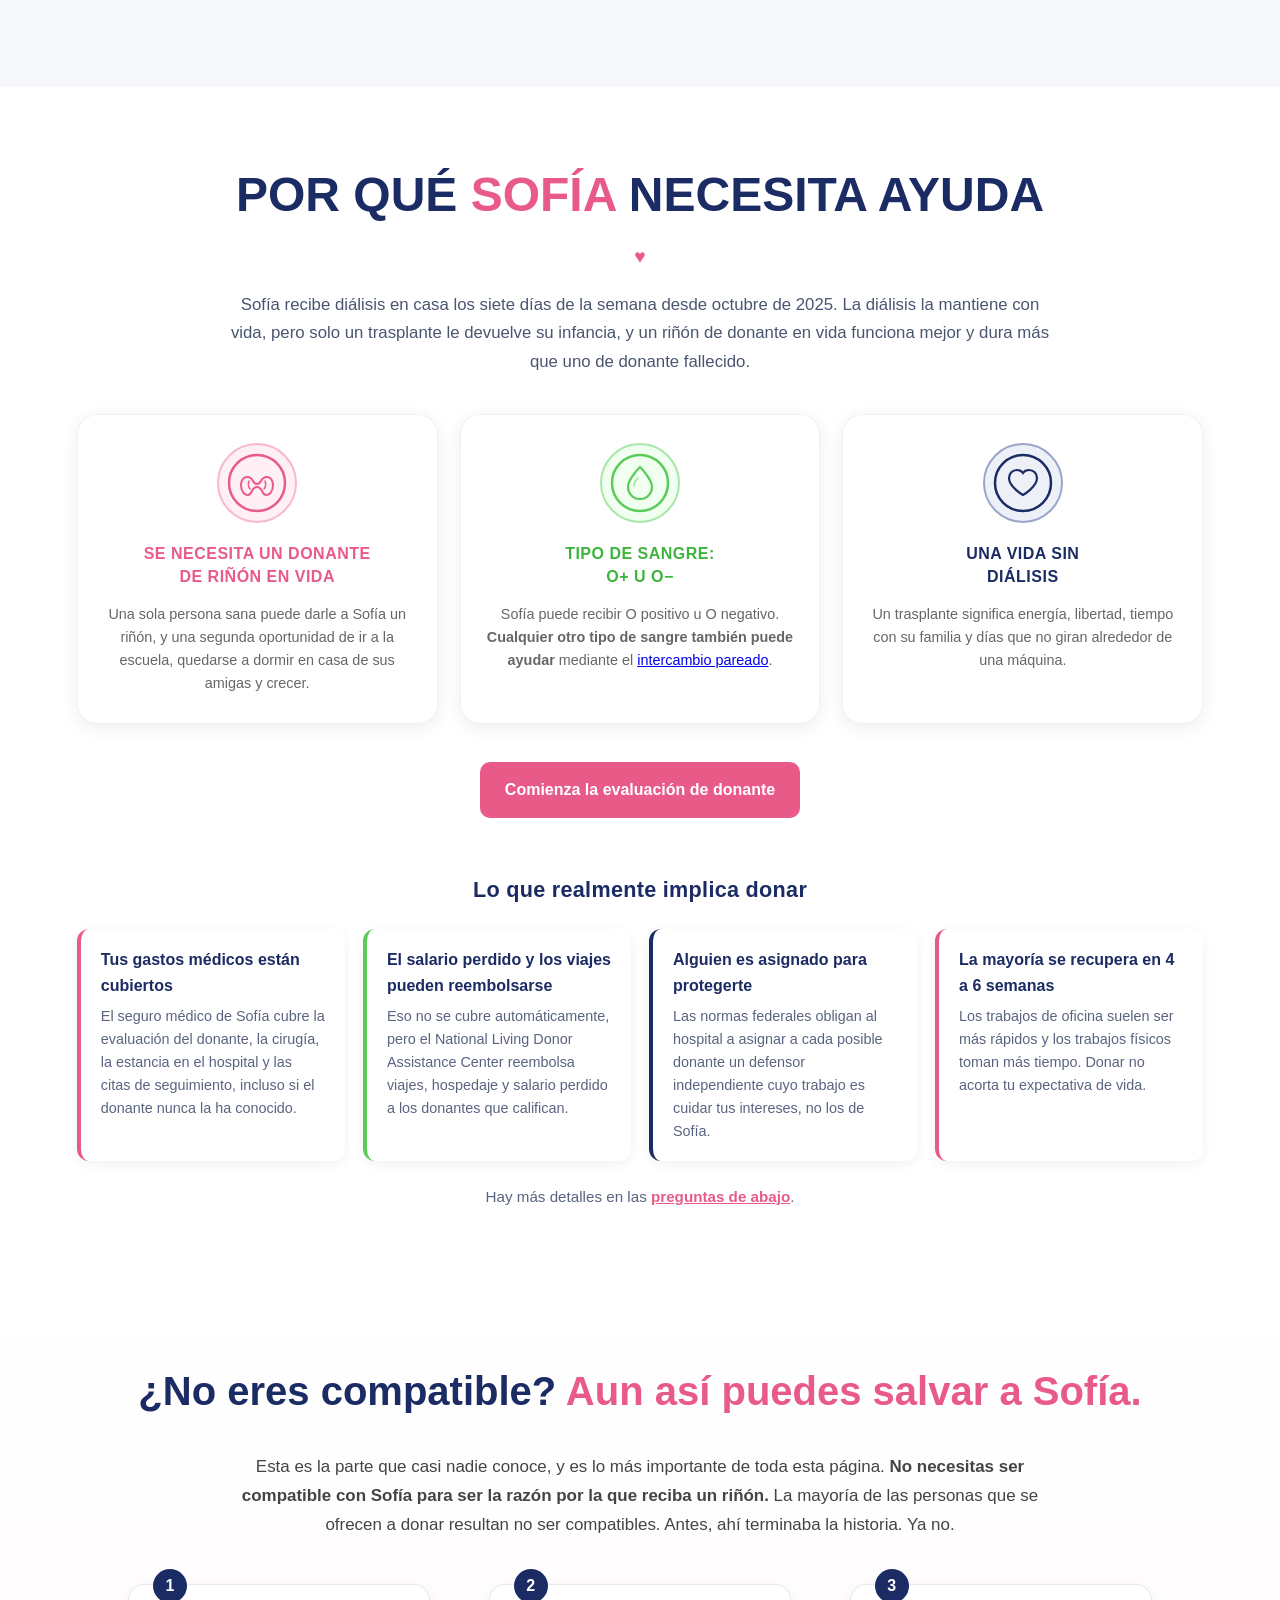
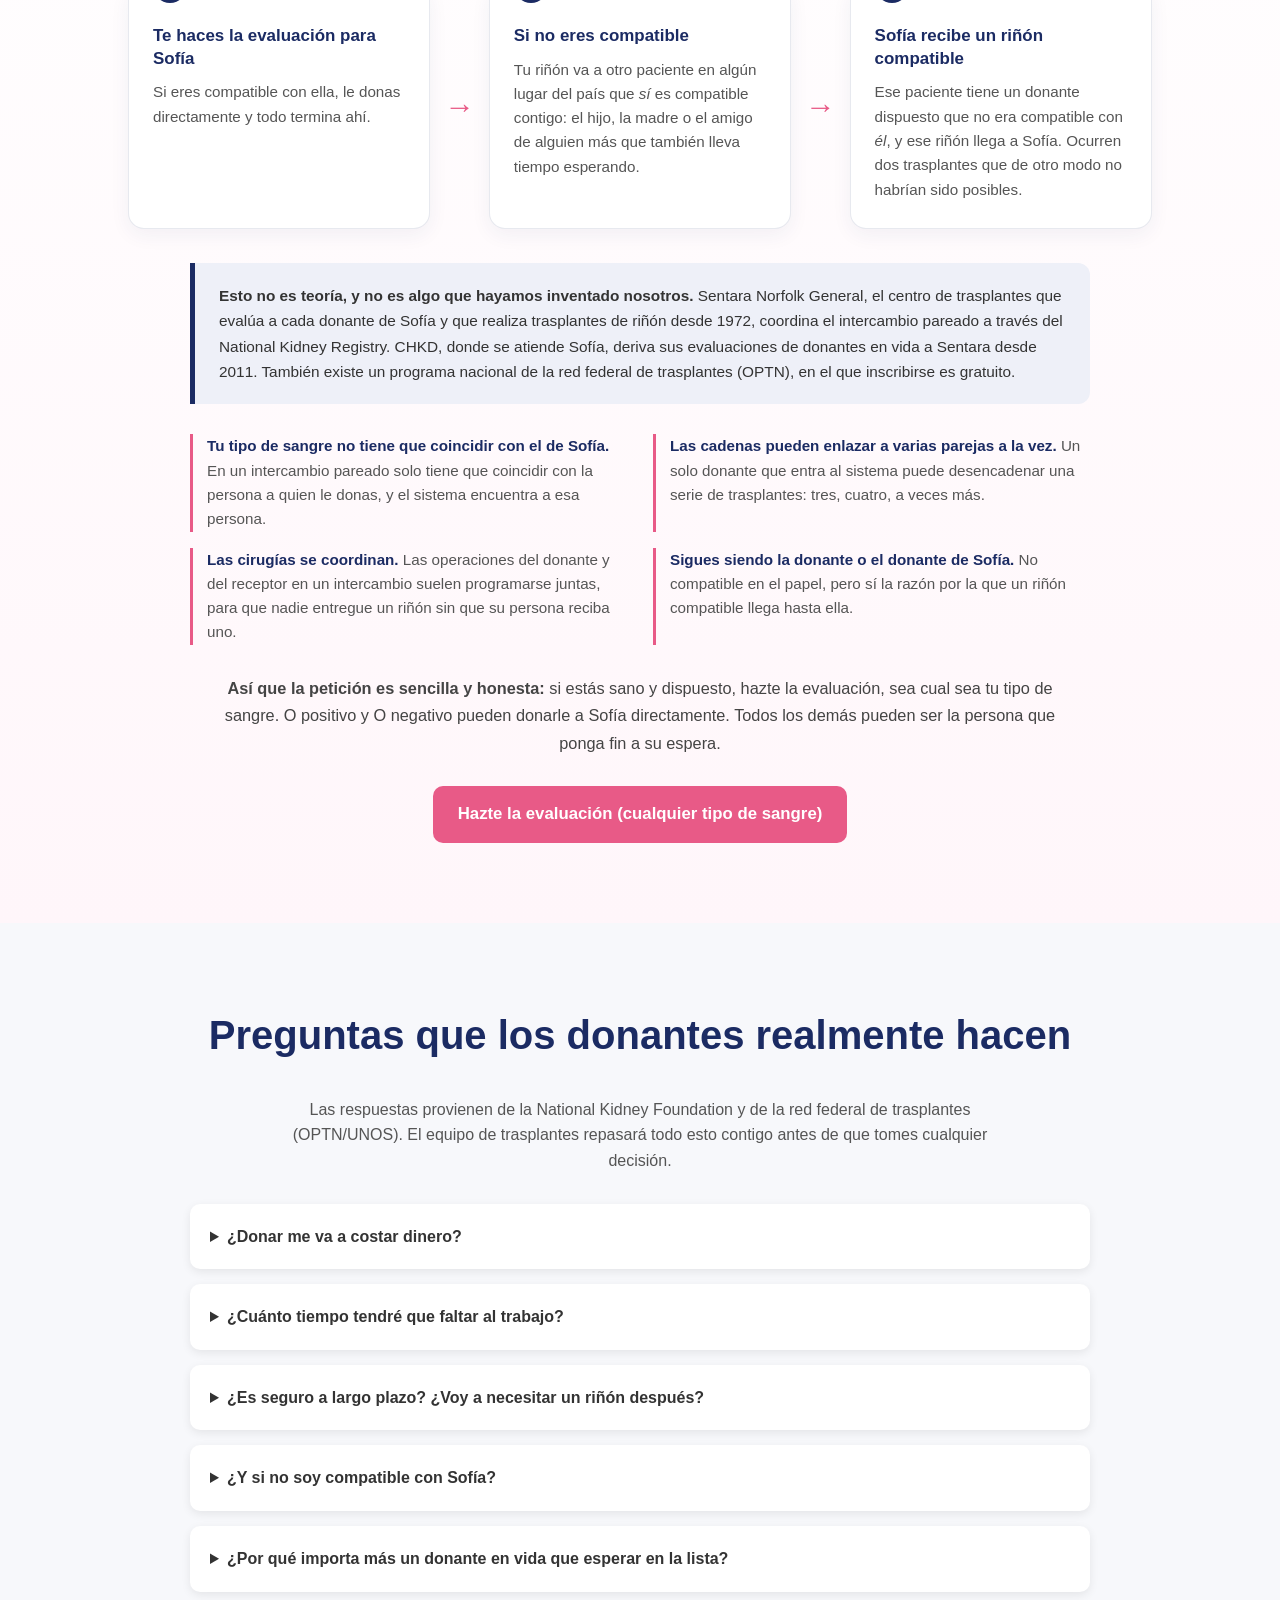
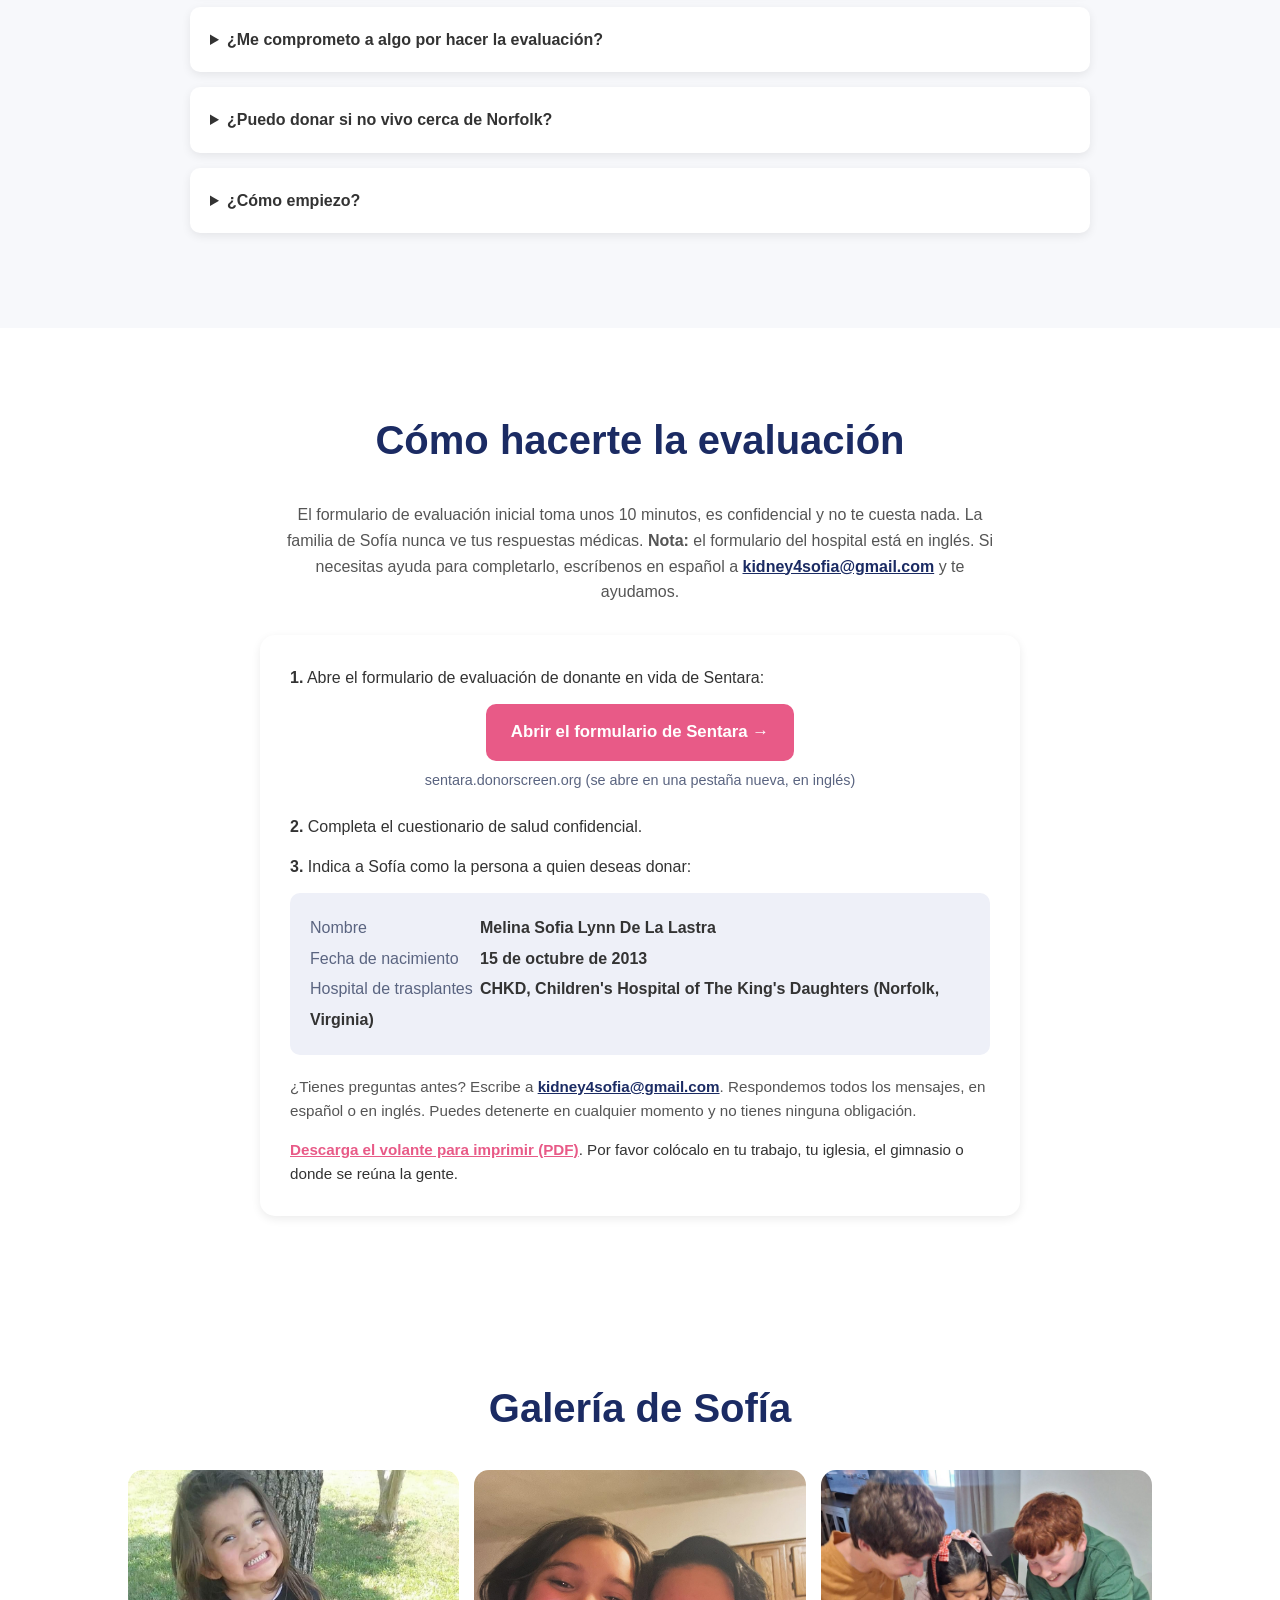
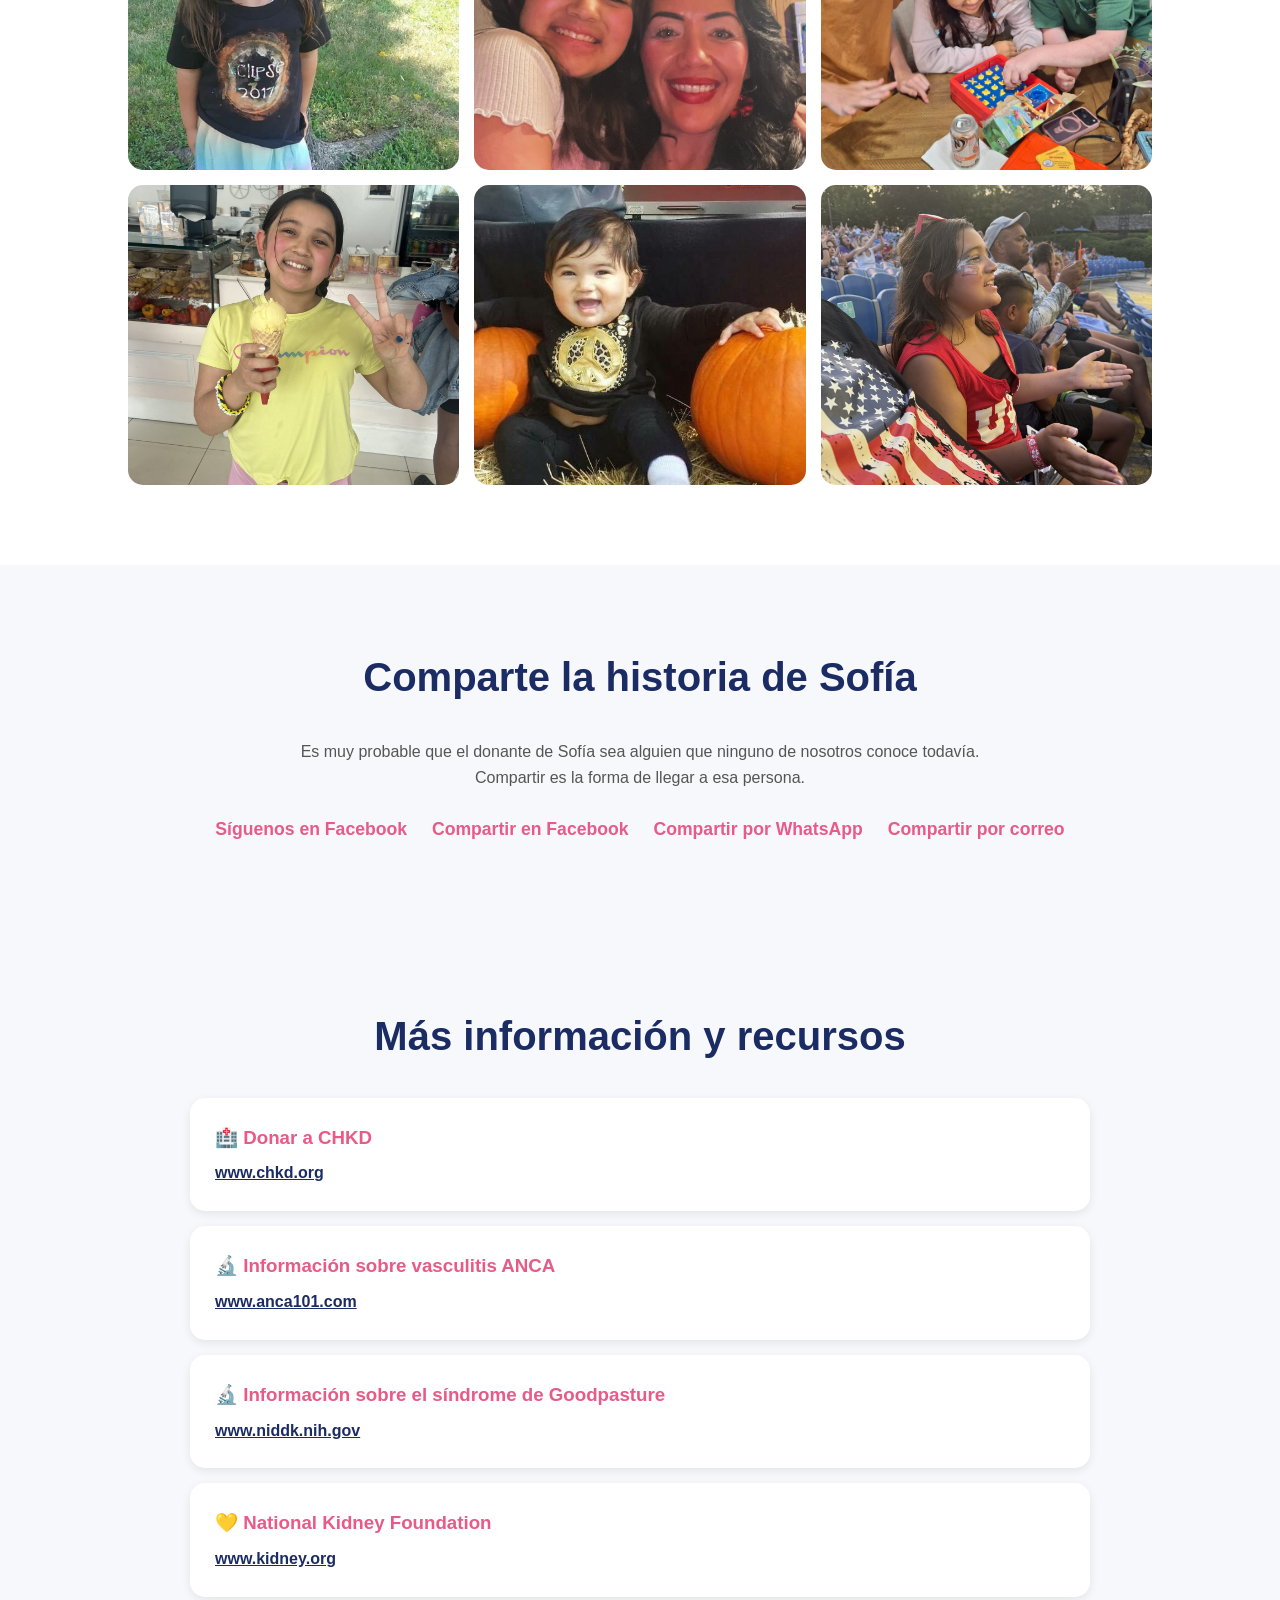
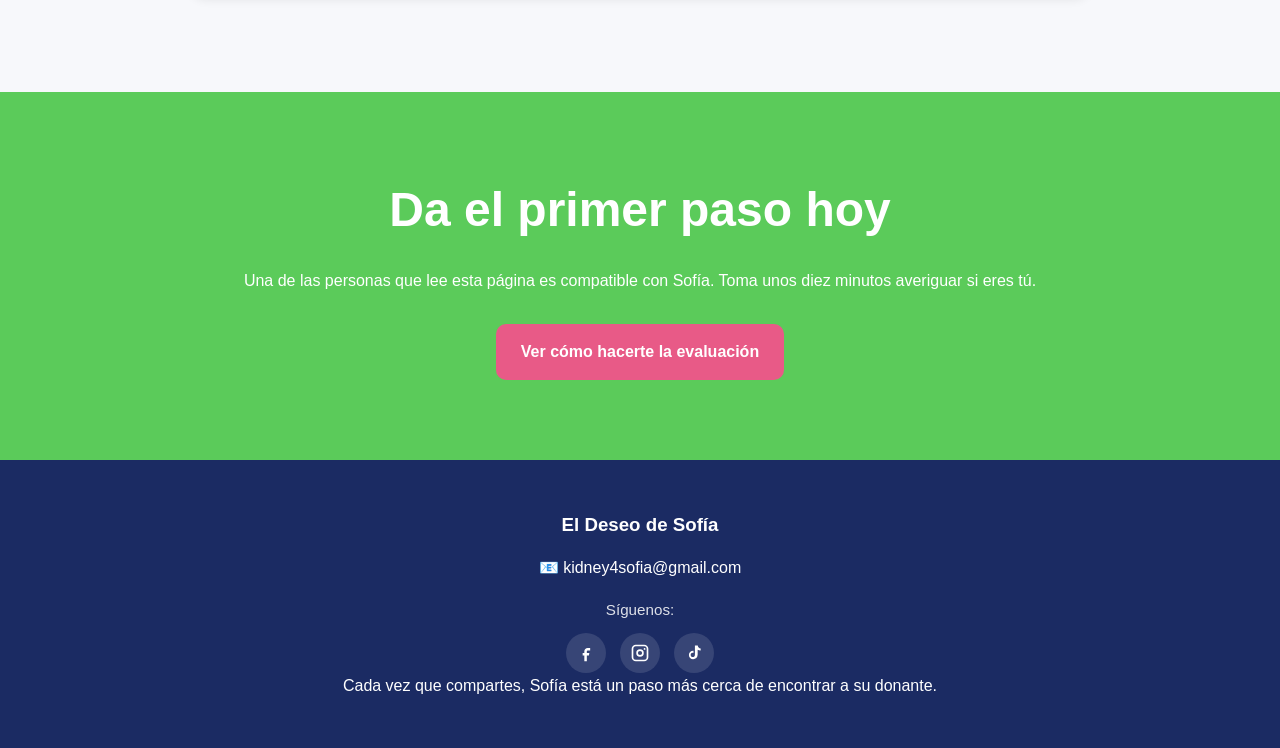
<file: es/index.html>
<!DOCTYPE html>
<html lang="es">
 
<head>
 
    <meta charset="UTF-8">
    <meta name="viewport" content="width=device-width, initial-scale=1.0">
 
    <title>El Deseo de Sofía: Ayuda a una niña de 12 años en Hampton Roads a encontrar un donante de riñón en vida</title>

    <meta name="description" content="Sofía tiene 12 años y sufre insuficiencia renal. Recibe diálisis 7 días a la semana y se atiende en CHKD, en Hampton Roads. Necesita un donante de riñón en vida: tipo de sangre O positivo u O negativo, y cualquier tipo de sangre puede ayudar mediante el intercambio pareado. La evaluación inicial toma unos 10 minutos.">
    <link rel="canonical" href="https://sofiaswish.com/es/">
    <link rel="alternate" hreflang="en" href="https://sofiaswish.com/">
    <link rel="alternate" hreflang="es" href="https://sofiaswish.com/es/">
    <link rel="alternate" hreflang="x-default" href="https://sofiaswish.com/">

    <!-- Social share preview (Facebook, Messenger, WhatsApp, iMessage, LinkedIn) -->
    <meta property="og:type" content="website">
    <meta property="og:url" content="https://sofiaswish.com/es/">
    <meta property="og:site_name" content="El Deseo de Sofía">
    <meta property="og:title" content="Sofía tiene 12 años. Necesita un donante de riñón en vida.">
    <meta property="og:description" content="Tipo de sangre O+ u O negativo, y cualquier tipo de sangre puede ayudar mediante el intercambio pareado. La evaluación inicial toma unos 10 minutos.">
    <meta property="og:image" content="https://sofiaswish.com/images/share.jpg">
    <meta property="og:image:width" content="1200">
    <meta property="og:image:height" content="630">
    <meta property="og:image:alt" content="Sofía, de 12 años, sonriendo durante su tratamiento de diálisis">
    <meta name="twitter:card" content="summary_large_image">
    <meta name="twitter:title" content="Sofía tiene 12 años. Necesita un donante de riñón en vida.">
    <meta name="twitter:description" content="Tipo de sangre O+ u O negativo, y cualquier tipo de sangre puede ayudar mediante el intercambio pareado. La evaluación inicial toma unos 10 minutos.">
    <meta name="twitter:image" content="https://sofiaswish.com/images/share.jpg">
 
    <link rel="stylesheet" href="../style.css">

   <script type="text/javascript">
     (function(c,l,a,r,i,t,y){
         c[a]=c[a]||function(){(c[a].q=c[a].q||[]).push(arguments)};
         t=l.createElement(r);t.async=1;t.src="https://www.clarity.ms/tag/"+i;
         y=l.getElementsByTagName(r)[0];y.parentNode.insertBefore(t,y);
     })(window, document, "clarity", "script", "y8x5olyyel");
   </script>

   <!-- Google tag (gtag.js) -->
<script async src="https://www.googletagmanager.com/gtag/js?id=G-D3C5K6YSQ7"></script>
<script>
  window.dataLayer = window.dataLayer || [];
  function gtag(){dataLayer.push(arguments);}
  gtag('js', new Date());

  gtag('config', 'G-D3C5K6YSQ7');
</script>
 
</head>
 
<body>
 
    <!-- BACKGROUND BLOBS -->
    <div class="blob-center-left"></div>
    <div class="blob-center"></div>
    <div class="blob-top-right"></div>
    <div class="blob-center-right"></div>
    <div class="blob-bottom-left"></div>
    <div class="blob-top-center"></div>
 
    <div class="lang-switch">
        <a href="/" onclick="gtag('event','lang_switch',{to:'en'});">English</a>
        <span class="lang-current">ES</span>
    </div>

    <!-- HERO -->
 
    <section class="hero">
 
        <div class="hero-content">
 
            <div class="hero-text">
 
                <span class="hero-tag">
                    ❤️ Un pequeño acto de bondad puede cambiar la vida de Sofía
                </span>
 
                <h1>Ayuda a salvar la vida de Sofía</h1>
 
                <p>
                    Sofía es una niña valiente de 12 años que necesita un donante de riñón en vida.
                    Cada vez que compartes su historia, cada conversación y cada acto de bondad
                    la acercan un paso más a la esperanza.
                </p>
 
                <div class="blood-type">
                    🩸 Tipo de sangre: O positivo u O negativo
                </div>

                <p style="max-width:520px; margin:10px 0 0; font-size:0.95rem; color:#444;">
                    ¿No eres tipo O? Aun así puedes ayudar. Mediante el <a href="#paired-exchange" onclick="gtag('event','pairex_scroll',{location:'hero'});"><strong>intercambio pareado</strong></a>,
                    tu riñón se destina a otra persona compatible contigo y Sofía recibe a cambio un riñón compatible con ella.
                </p>
 
                <div class="buttons">
 
                    <a href="#how-to-be-screened"
                        onclick="gtag('event','screening_scroll',{location:'hero'});"
                        class="btn primary">
                        Comienza la evaluación de donante
                    </a>
 
                    <a href="mailto:kidney4sofia@gmail.com"
                        class="btn secondary">
                        Contáctanos
                    </a>
 
                </div>

                <div class="hero-share">

                    <span class="hero-share-label">Comparte la historia de Sofía:</span>

                    <a class="share-icon fb" href="https://www.facebook.com/sharer/sharer.php?u=https%3A%2F%2Fsofiaswish.com%2Fes%2F"
                       target="_blank" rel="noopener" aria-label="Compartir en Facebook" title="Compartir en Facebook"
                       onclick="gtag('event','share',{method:'facebook',location:'hero'});">
                        <svg viewBox="0 0 24 24" aria-hidden="true"><path d="M14 9h3V6h-3c-2.2 0-4 1.8-4 4v2H8v3h2v7h3v-7h2.5l.5-3H13v-2c0-.6.4-1 1-1z"/></svg>
                    </a>

                    <a class="share-icon wa" href="https://api.whatsapp.com/send?text=Sof%C3%ADa%20tiene%2012%20a%C3%B1os%20y%20necesita%20un%20donante%20de%20ri%C3%B1%C3%B3n%20en%20vida.%20Por%20favor%20lee%20su%20historia%3A%20https%3A%2F%2Fsofiaswish.com%2Fes%2F"
                       target="_blank" rel="noopener" aria-label="Compartir por WhatsApp" title="Compartir por WhatsApp"
                       onclick="gtag('event','share',{method:'whatsapp',location:'hero'});">
                        <svg viewBox="0 0 24 24" aria-hidden="true"><path d="M12 2a10 10 0 0 0-8.6 15L2 22l5.2-1.4A10 10 0 1 0 12 2zm0 2a8 8 0 1 1-4.1 14.9l-.3-.2-2.6.7.7-2.5-.2-.3A8 8 0 0 1 12 4zm-3.4 4.3c-.2 0-.5.1-.7.4-.3.3-.9.9-.9 2.1s.9 2.4 1 2.6c.1.2 1.7 2.8 4.3 3.8 2.1.8 2.5.7 3 .6.5-.1 1.5-.6 1.7-1.3.2-.6.2-1.2.1-1.3-.1-.1-.3-.2-.6-.3l-1.5-.7c-.2-.1-.4-.1-.6.1l-.8 1c-.1.2-.3.2-.5.1-.7-.3-1.6-.7-2.4-1.9-.2-.3 0-.5.1-.6l.4-.5c.1-.2.1-.3 0-.5l-.7-1.7c-.2-.4-.4-.4-.6-.4h-.3z"/></svg>
                    </a>

                    <a class="share-icon em" href="mailto:?subject=Sof%C3%ADa%20necesita%20un%20donante%20de%20ri%C3%B1%C3%B3n%20en%20vida&body=Sof%C3%ADa%20tiene%2012%20a%C3%B1os%20y%20sufre%20insuficiencia%20renal.%20Su%20historia%20y%20c%C3%B3mo%20hacerte%20la%20evaluaci%C3%B3n%3A%20https%3A%2F%2Fsofiaswish.com%2Fes%2F"
                       aria-label="Compartir por correo" title="Compartir por correo"
                       onclick="gtag('event','share',{method:'email',location:'hero'});">
                        <svg viewBox="0 0 24 24" aria-hidden="true"><path d="M3 5h18c.6 0 1 .4 1 1v12c0 .6-.4 1-1 1H3c-.6 0-1-.4-1-1V6c0-.6.4-1 1-1zm9 8L4.4 7H19.6L12 13zM4 9.3V17h16V9.3l-7.4 5.9c-.4.3-.8.3-1.2 0L4 9.3z"/></svg>
                    </a>

                    <button class="share-icon lk" type="button" aria-label="Copiar enlace" title="Copiar enlace"
                            onclick="navigator.clipboard.writeText('https://sofiaswish.com/');this.classList.add('copied');this.setAttribute('title','Enlace copiado');gtag('event','share',{method:'copy_link',location:'hero'});">
                        <svg viewBox="0 0 24 24" aria-hidden="true"><path d="M10.6 13.4a3 3 0 0 0 4.2 0l3-3a3 3 0 0 0-4.2-4.2l-1.2 1.2 1.4 1.4L15 7.6a1 1 0 0 1 1.4 1.4l-3 3a1 1 0 0 1-1.4 0l-1.4 1.4zM13.4 10.6a3 3 0 0 0-4.2 0l-3 3a3 3 0 0 0 4.2 4.2l1.2-1.2-1.4-1.4L9 16.4A1 1 0 0 1 7.6 15l3-3a1 1 0 0 1 1.4 0l1.4-1.4z"/></svg>
                    </button>

                </div>


                <div class="hero-follow">


                    <span class="hero-share-label">S&iacute;guenos:</span>


                    <a class="share-icon follow-facebook" href="https://www.facebook.com/people/Sofias-Wish/61591391935779/"

                       target="_blank" rel="noopener" aria-label="Facebook" title="Facebook"

                       onclick="gtag('event','follow_click',{method:'facebook',location:'hero'});">

                        <svg viewBox="0 0 24 24" aria-hidden="true"><path d="M14 9h3V6h-3c-2.2 0-4 1.8-4 4v2H8v3h2v7h3v-7h2.5l.5-3H13v-2c0-.6.4-1 1-1z"/></svg>

                    </a>


                    <a class="share-icon follow-instagram" href="https://www.instagram.com/sofiaswish0/"

                       target="_blank" rel="noopener" aria-label="Instagram" title="Instagram"

                       onclick="gtag('event','follow_click',{method:'instagram',location:'hero'});">

                        <svg viewBox="0 0 24 24" aria-hidden="true"><path d="M7 2h10a5 5 0 0 1 5 5v10a5 5 0 0 1-5 5H7a5 5 0 0 1-5-5V7a5 5 0 0 1 5-5zm0 2a3 3 0 0 0-3 3v10a3 3 0 0 0 3 3h10a3 3 0 0 0 3-3V7a3 3 0 0 0-3-3H7zm5 3.5a4.5 4.5 0 1 1 0 9 4.5 4.5 0 0 1 0-9zm0 2a2.5 2.5 0 1 0 0 5 2.5 2.5 0 0 0 0-5zM17.5 6a1.1 1.1 0 1 1 0 2.2 1.1 1.1 0 0 1 0-2.2z"/></svg>

                    </a>


                    <a class="share-icon follow-tiktok" href="https://www.tiktok.com/@sofia.wish2"

                       target="_blank" rel="noopener" aria-label="Tiktok" title="Tiktok"

                       onclick="gtag('event','follow_click',{method:'tiktok',location:'hero'});">

                        <svg viewBox="0 0 24 24" aria-hidden="true"><path d="M16.5 3c.3 2 1.5 3.4 3.5 3.7v2.4c-1.3.1-2.5-.3-3.6-1v5.8c0 3.5-2.4 5.6-5.4 5.6-3 0-5.1-2.2-5.1-5.1 0-3 2.4-5.2 5.5-5v2.5c-.3-.1-.6-.1-.9-.1-1.4 0-2.5 1-2.5 2.5s1.1 2.5 2.5 2.5c1.5 0 2.6-1 2.6-2.8V3h3.4z"/></svg>

                    </a>


                </div>
 
            </div>
 
            <div class="hero-image">
 
                <img src="../images/sofiahero.jpg" alt="Sofia, 12, smiling during her dialysis treatment" width="1200" height="1600" fetchpriority="high">
 
            </div>
 
        </div>
 
    </section>
 
 
    <!-- NEWS INTERVIEW -->

<section class="section gray">

    <h2>Sofía en las noticias</h2>

    <p style="text-align:center; color:#555; margin-bottom:30px;">
        Un canal de noticias local contó la historia de Sofía. Míralo y compártelo para que más gente la conozca.
    </p>

    <div style="display:flex; justify-content:center;">
        <iframe 
            width="760" 
            height="415" 
            src="https://www.youtube.com/embed/grmxJ3klMI8?si=xifwydvyk2uabs7R" 
            title="YouTube video player" 
            frameborder="0" 
            allow="accelerometer; autoplay; clipboard-write; encrypted-media; gyroscope; picture-in-picture; web-share" 
            referrerpolicy="strict-origin-when-cross-origin" 
            allowfullscreen
            style="border-radius:15px; max-width:100%;">
        </iframe>
    </div>

</section>


    <!-- WHY SOFIA NEEDS HELP -->

<section class="why-sofia" id="why-sofia">

    <h2>
        POR QUÉ <span>SOFÍA</span> NECESITA AYUDA
    </h2>

    <p class="why-lead">
        Sofía recibe diálisis en casa los siete días de la semana desde octubre de 2025. La diálisis la mantiene
        con vida, pero solo un trasplante le devuelve su infancia, y un riñón de donante en vida
        funciona mejor y dura más que uno de donante fallecido.
    </p>

    <div class="why-cards">

        <div class="why-card pink">

            <div class="why-icon pink-icon">
                <svg viewBox="0 0 60 60" fill="none" xmlns="http://www.w3.org/2000/svg">
                    <circle cx="30" cy="30" r="28" stroke="#e85a87" stroke-width="2.5" fill="#fff0f6"/>
                    <!-- Kidney left -->
                    <path d="M20 24 C16 24 14 28 14 32 C14 38 17 42 21 42 C23 42 24 40 25 38 C26 36 27 34 30 34 C33 34 34 36 35 38 C36 40 37 42 39 42 C43 42 46 38 46 32 C46 28 44 24 40 24 C37 24 35 26 34 28 C33 30 32 31 30 31 C28 31 27 30 26 28 C25 26 23 24 20 24Z" stroke="#e85a87" stroke-width="2" fill="none"/>
                    <!-- small inner detail -->
                    <path d="M22 28 C21 30 21 34 23 36" stroke="#e85a87" stroke-width="1.5" stroke-linecap="round"/>
                    <path d="M38 28 C39 30 39 34 37 36" stroke="#e85a87" stroke-width="1.5" stroke-linecap="round"/>
                </svg>
            </div>

            <h3>SE NECESITA UN DONANTE<br>DE RIÑÓN EN VIDA</h3>

            <p>
                Una sola persona sana puede darle a Sofía un riñón, y una segunda oportunidad de
                ir a la escuela, quedarse a dormir en casa de sus amigas y crecer.
            </p>

        </div>

        <div class="why-card green">

            <div class="why-icon green-icon">
                <svg viewBox="0 0 60 60" fill="none" xmlns="http://www.w3.org/2000/svg">
                    <circle cx="30" cy="30" r="28" stroke="#5bcb5a" stroke-width="2.5" fill="#f0fff0"/>
                    <!-- Blood drop -->
                    <path d="M30 14 C30 14 18 26 18 34 C18 40.627 23.373 46 30 46 C36.627 46 42 40.627 42 34 C42 26 30 14 30 14Z" stroke="#5bcb5a" stroke-width="2.2" fill="none"/>
                    <!-- inner shine -->
                    <path d="M24 33 C24 30 26 27 28 25" stroke="#5bcb5a" stroke-width="1.5" stroke-linecap="round" opacity="0.6"/>
                </svg>
            </div>

            <h3>TIPO DE SANGRE:<br>O+ U O&minus;</h3>

            <p>
                Sofía puede recibir O positivo u O negativo. <strong>Cualquier otro tipo de sangre también
                puede ayudar</strong> mediante el <a href="#paired-exchange">intercambio pareado</a>.
            </p>

        </div>

        <div class="why-card blue">

            <div class="why-icon blue-icon">
                <svg viewBox="0 0 60 60" fill="none" xmlns="http://www.w3.org/2000/svg">
                    <circle cx="30" cy="30" r="28" stroke="#1b2b63" stroke-width="2.5" fill="#eef0f8"/>
                    <!-- Heart -->
                    <path d="M30 42 C30 42 16 34 16 25 C16 20.5 19.5 17 24 17 C26.5 17 28.8 18.2 30 20 C31.2 18.2 33.5 17 36 17 C40.5 17 44 20.5 44 25 C44 34 30 42 30 42Z" stroke="#1b2b63" stroke-width="2.2" fill="none"/>
                </svg>
            </div>

            <h3>UNA VIDA SIN<br>DIÁLISIS</h3>

            <p>
                Un trasplante significa energía, libertad, tiempo con su familia y días que no giran
                alrededor de una máquina.
            </p>

        </div>

    </div>

    <div class="why-cta">
        <a href="#how-to-be-screened" class="btn primary"
           onclick="gtag('event','screening_scroll',{location:'why_sofia'});">
            Comienza la evaluación de donante
        </a>
    </div>

    <h3 class="facts-heading">Lo que realmente implica donar</h3>

    <div class="facts-strip">

        <div class="fact-item">
            <strong>Tus gastos médicos están cubiertos</strong>
            El seguro médico de Sofía cubre la evaluación del donante, la cirugía, la estancia en el hospital
            y las citas de seguimiento, incluso si el donante nunca la ha conocido.
        </div>

        <div class="fact-item">
            <strong>El salario perdido y los viajes pueden reembolsarse</strong>
            Eso no se cubre automáticamente, pero el National Living Donor Assistance Center reembolsa
            viajes, hospedaje y salario perdido a los donantes que califican.
        </div>

        <div class="fact-item">
            <strong>Alguien es asignado para protegerte</strong>
            Las normas federales obligan al hospital a asignar a cada posible donante un defensor independiente
            cuyo trabajo es cuidar tus intereses, no los de Sofía.
        </div>

        <div class="fact-item">
            <strong>La mayoría se recupera en 4 a 6 semanas</strong>
            Los trabajos de oficina suelen ser más rápidos y los trabajos físicos toman más tiempo. Donar no
            acorta tu expectativa de vida.
        </div>

    </div>

    <p class="facts-more">
        Hay más detalles en las <a href="#faq">preguntas de abajo</a>.
    </p>

</section>

    <!-- PAIRED EXCHANGE -->

    <section class="section pairex" id="paired-exchange">

        <h2>¿No eres compatible? <span>Aun así puedes salvar a Sofía.</span></h2>

        <p class="pairex-lead">
            Esta es la parte que casi nadie conoce, y es lo más importante de toda esta página.
            <strong>No necesitas ser compatible con Sofía para ser la razón por la que reciba un riñón.</strong>
            La mayoría de las personas que se ofrecen a donar resultan no ser compatibles. Antes, ahí terminaba
            la historia. Ya no.
        </p>

        <div class="pairex-steps">

            <div class="pairex-step">
                <span class="pairex-num">1</span>
                <h3>Te haces la evaluación para Sofía</h3>
                <p>
                    Si eres compatible con ella, le donas directamente y todo termina ahí.
                </p>
            </div>

            <div class="pairex-arrow" aria-hidden="true">&rarr;</div>

            <div class="pairex-step">
                <span class="pairex-num">2</span>
                <h3>Si no eres compatible</h3>
                <p>
                    Tu riñón va a otro paciente en algún lugar del país que <em>sí</em> es compatible contigo:
                    el hijo, la madre o el amigo de alguien más que también lleva tiempo esperando.
                </p>
            </div>

            <div class="pairex-arrow" aria-hidden="true">&rarr;</div>

            <div class="pairex-step">
                <span class="pairex-num">3</span>
                <h3>Sofía recibe un riñón compatible</h3>
                <p>
                    Ese paciente tiene un donante dispuesto que no era compatible con <em>él</em>, y ese
                    riñón llega a Sofía. Ocurren dos trasplantes que de otro modo no habrían sido posibles.
                </p>
            </div>

        </div>

        <div class="pairex-note">
            <strong>Esto no es teoría, y no es algo que hayamos inventado nosotros.</strong>
            Sentara Norfolk General, el centro de trasplantes que evalúa a cada donante de Sofía y que
            realiza trasplantes de riñón desde 1972, coordina el intercambio pareado a través del National
            Kidney Registry. CHKD, donde se atiende Sofía, deriva sus evaluaciones de donantes en vida a Sentara
            desde 2011. También existe un programa nacional de la red federal de trasplantes (OPTN), en el que
            inscribirse es gratuito.
        </div>

        <div class="pairex-facts">
            <div><strong>Tu tipo de sangre no tiene que coincidir con el de Sofía.</strong> En un intercambio
            pareado solo tiene que coincidir con la persona a quien le donas, y el sistema encuentra a esa persona.</div>
            <div><strong>Las cadenas pueden enlazar a varias parejas a la vez.</strong> Un solo donante que entra
            al sistema puede desencadenar una serie de trasplantes: tres, cuatro, a veces más.</div>
            <div><strong>Las cirugías se coordinan.</strong> Las operaciones del donante y del receptor en un
            intercambio suelen programarse juntas, para que nadie entregue un riñón sin que su persona reciba uno.</div>
            <div><strong>Sigues siendo la donante o el donante de Sofía.</strong> No compatible en el papel, pero
            sí la razón por la que un riñón compatible llega hasta ella.</div>
        </div>

        <p class="pairex-cta-line">
            <strong>Así que la petición es sencilla y honesta:</strong> si estás sano y dispuesto, hazte la
            evaluación, sea cual sea tu tipo de sangre. O positivo y O negativo pueden donarle a Sofía
            directamente. Todos los demás pueden ser la persona que ponga fin a su espera.
        </p>

        <div style="text-align:center;">
            <a href="#how-to-be-screened" class="btn primary" style="font-size:1.05rem;"
               onclick="gtag('event','screening_scroll',{location:'paired_exchange'});">
                Hazte la evaluación (cualquier tipo de sangre)
            </a>
        </div>

    </section>

    <!-- FAQ -->

    <section class="section gray" id="faq">

        <h2>Preguntas que los donantes realmente hacen</h2>

        <p style="text-align:center; color:#555; max-width:760px; margin:0 auto 30px;">
            Las respuestas provienen de la National Kidney Foundation y de la red federal de trasplantes
            (OPTN/UNOS). El equipo de trasplantes repasará todo esto contigo antes de que tomes cualquier decisión.
        </p>

        <div class="faq">

            <details>
                <summary>¿Donar me va a costar dinero?</summary>
                <p>
                    La parte médica no. El seguro médico del receptor cubre tu evaluación, la cirugía, tu
                    estancia en el hospital y tus citas de seguimiento, conozcas o no al receptor. Lo que
                    <em>no</em> se cubre automáticamente es el salario perdido y los viajes. El National Living
                    Donor Assistance Center (NLDAC) reembolsa viajes, hospedaje, cuidado de dependientes y salario
                    perdido a los donantes que califican, y el trabajador social del centro de trasplantes te
                    ayuda a solicitarlo. Una advertencia que conviene saber desde el principio, en palabras de la
                    propia Sentara: si durante la evaluación se detecta una condición preexistente que requiere
                    estudios adicionales, esa parte puede facturarse a tu propio seguro.
                </p>
            </details>

            <details>
                <summary>¿Cuánto tiempo tendré que faltar al trabajo?</summary>
                <p>
                    La mayoría de los donantes se recupera por completo entre cuatro y seis semanas después de
                    la cirugía. Quienes tienen trabajos de oficina o remotos suelen volver antes; los trabajos
                    físicamente exigentes pueden requerir de seis a ocho semanas. No se debe levantar peso durante
                    unas seis semanas. La mayoría de los donantes permanece en el hospital solo de uno a tres días.
                </p>
            </details>

            <details>
                <summary>¿Es seguro a largo plazo? ¿Voy a necesitar un riñón después?</summary>
                <p>
                    Donar no cambia tu expectativa de vida, y los donantes pueden volver a trabajar, a su
                    actividad normal y a una dieta regular. Menos del 1% de los donantes llega a desarrollar
                    enfermedad renal terminal, y si eso ocurriera, tendrías mayor prioridad en la lista de
                    espera nacional. Donar en vida sigue siendo una cirugía, así que existen riesgos reales
                    (sangrado, infección, hernia) que tu cirujano repasará contigo con honestidad. Los donantes
                    pasan por una evaluación exhaustiva y solo se aprueban si están sanos.
                </p>
            </details>

            <details>
                <summary>¿Y si no soy compatible con Sofía?</summary>
                <p>
                    Aun así puedes ayudarla, y es tan importante que le dedicamos
                    <a href="#paired-exchange">una sección completa más arriba</a>. Mediante la donación pareada
                    de riñón, tu riñón se destina a un paciente compatible contigo, y el donante dispuesto pero
                    incompatible de ese paciente le da a Sofía un riñón compatible con ella. Sentara Norfolk
                    General, el centro que evalúa a los donantes de Sofía, los coordina a través del
                    National Kidney Registry, y la red federal de trasplantes tiene un programa nacional gratuito.
                    Tu tipo de sangre no tiene que coincidir con el de Sofía. Por eso vale la pena que se evalúen
                    donantes de <strong>todos</strong> los tipos de sangre.
                </p>
            </details>

            <details>
                <summary>¿Por qué importa más un donante en vida que esperar en la lista?</summary>
                <p>
                    Un riñón de donante en vida dura en promedio de 15 a 20 años, frente a 7 a 10 años de un
                    donante fallecido, y es más probable que funcione de inmediato. Sofía tiene 12 años. La
                    diferencia se mide en años de su vida.
                </p>
            </details>

            <details>
                <summary>¿Me comprometo a algo por hacer la evaluación?</summary>
                <p>
                    No. El formulario de evaluación inicial toma unos diez minutos y es confidencial. Puedes
                    detenerte en cualquier momento, por cualquier motivo, y nunca tienes que dar explicaciones.
                    La familia de Sofía nunca ve tu información médica. Las normas federales obligan al hospital a
                    asignarte un defensor independiente del donante cuyo único trabajo es proteger tus intereses y
                    asegurarse de que tu decisión sea libre de presión.
                </p>
            </details>

            <details>
                <summary>¿Puedo donar si no vivo cerca de Norfolk?</summary>
                <p>
                    Sí. Los donantes pueden evaluarse cerca de casa y, en la donación pareada, el riñón puede
                    enviarse o el donante puede viajar. Empieza con el formulario de evaluación inicial y el equipo
                    resolverá la logística contigo.
                </p>
            </details>

            <details>
                <summary>¿Cómo empiezo?</summary>
                <p>
                    Usa el formulario de evaluación de Sentara en la sección <a href="#how-to-be-screened">Cómo
                    hacerte la evaluación</a>, e ingresa el nombre de Sofía, su fecha de nacimiento y CHKD como
                    hospital de trasplantes. Si prefieres preguntar primero, escríbenos:
                    <a href="mailto:kidney4sofia@gmail.com">kidney4sofia@gmail.com</a>.
                </p>
            </details>

        </div>

    </section>

    <!-- HOW TO BE SCREENED -->

    <section class="section" id="how-to-be-screened">

        <h2>Cómo hacerte la evaluación</h2>

        <p style="text-align:center; color:#555; max-width:720px; margin:0 auto 30px;">
            El formulario de evaluación inicial toma unos 10 minutos, es confidencial y no te cuesta nada.
            La familia de Sofía nunca ve tus respuestas médicas. <strong>Nota:</strong> el formulario del
            hospital está en inglés. Si necesitas ayuda para completarlo, escríbenos en español a
            <a href="mailto:kidney4sofia@gmail.com" style="color:#1b2b63; font-weight:bold;">kidney4sofia@gmail.com</a>
            y te ayudamos.
        </p>

        <div style="max-width:760px; margin:auto; background:white; padding:30px; border-radius:15px; box-shadow:0 3px 10px rgba(0,0,0,.08);">

            <p style="margin:0 0 14px;"><strong>1.</strong> Abre el formulario de evaluación de donante en vida de Sentara:</p>

            <p style="margin:0 0 22px; text-align:center;">
                <a href="https://sentara.donorscreen.org/register/now" target="_blank" rel="noopener"
                   onclick="gtag('event','prescreen_click',{location:'steps'});"
                   class="btn primary" style="font-size:1.05rem;">
                    Abrir el formulario de Sentara &rarr;
                </a>
                <span style="display:block; margin-top:8px; color:#5a6480; font-size:.9rem;">sentara.donorscreen.org (se abre en una pestaña nueva, en inglés)</span>
            </p>

            <p style="margin:0 0 14px;"><strong>2.</strong> Completa el cuestionario de salud confidencial.</p>

            <p style="margin:0 0 14px;"><strong>3.</strong> Indica a Sofía como la persona a quien deseas donar:</p>

            <div style="background:#eef0f8; padding:20px; border-radius:10px; line-height:1.9;">
                <div><span style="display:inline-block; min-width:170px; color:#5a6480;">Nombre</span><strong>Melina Sofia Lynn De La Lastra</strong></div>
                <div><span style="display:inline-block; min-width:170px; color:#5a6480;">Fecha de nacimiento</span><strong>15 de octubre de 2013</strong></div>
                <div><span style="display:inline-block; min-width:170px; color:#5a6480;">Hospital de trasplantes</span><strong>CHKD, Children&#39;s Hospital of The King&#39;s Daughters (Norfolk, Virginia)</strong></div>
            </div>

            <p style="margin:20px 0 0; font-size:.95rem; color:#555;">
                ¿Tienes preguntas antes? Escribe a <a href="mailto:kidney4sofia@gmail.com" style="color:#1b2b63; font-weight:bold;">kidney4sofia@gmail.com</a>.
                Respondemos todos los mensajes, en español o en inglés. Puedes detenerte en cualquier
                momento y no tienes ninguna obligación.
            </p>

            <p style="margin:14px 0 0; font-size:.95rem;">
                <a href="../Sofias_Wish_Flyer_ES.pdf" target="_blank"
                   onclick="gtag('event','flyer_download');"
                   style="color:#e85a87; font-weight:bold;">Descarga el volante para imprimir (PDF)</a>.
                Por favor colócalo en tu trabajo, tu iglesia, el gimnasio o donde se reúna la gente.
            </p>

        </div>

    </section>

    <!-- GALLERY -->
 
    <section class="section">
 
        <h2>Galería de Sofía</h2>
 
        <div class="gallery">
 
            <img src="../images/sofia1.JPG" alt="Sofía" loading="lazy" decoding="async">
            <img src="../images/sofia2.jpg" alt="Sofía" loading="lazy" decoding="async">
            <img src="../images/sofia3.JPG" alt="Sofía" loading="lazy" decoding="async">
            <img src="../images/sofia4.jpg" alt="Sofía" loading="lazy" decoding="async">
            <img src="../images/sofia5.JPG" alt="Sofía" loading="lazy" decoding="async">
            <img src="../images/sofia6.jpg" alt="Sofía" loading="lazy" decoding="async">
 
        </div>
 
    </section>
 
    <!-- SHARE -->
 
    <section class="section gray">
 
        <h2>Comparte la historia de Sofía</h2>
 
                <p style="text-align:center; color:#555; max-width:720px; margin:0 auto 25px;">
            Es muy probable que el donante de Sofía sea alguien que ninguno de nosotros conoce todavía.
            Compartir es la forma de llegar a esa persona.
        </p>

        <div class="socials">

            <a href="https://www.facebook.com/people/Sofias-Wish/61591391935779/" target="_blank" rel="noopener">Síguenos en Facebook</a>
            <a href="https://www.facebook.com/sharer/sharer.php?u=https%3A%2F%2Fsofiaswish.com%2Fes%2F"
               target="_blank" rel="noopener" onclick="gtag('event','share',{method:'facebook'});">Compartir en Facebook</a>
            <a href="https://api.whatsapp.com/send?text=Sof%C3%ADa%20tiene%2012%20a%C3%B1os%20y%20necesita%20un%20donante%20de%20ri%C3%B1%C3%B3n%20en%20vida.%20Por%20favor%20lee%20su%20historia%3A%20https%3A%2F%2Fsofiaswish.com%2Fes%2F"
               target="_blank" rel="noopener" onclick="gtag('event','share',{method:'whatsapp'});">Compartir por WhatsApp</a>
            <a href="mailto:?subject=Sof%C3%ADa%20necesita%20un%20donante%20de%20ri%C3%B1%C3%B3n%20en%20vida&body=Sof%C3%ADa%20tiene%2012%20a%C3%B1os%20y%20sufre%20insuficiencia%20renal.%20Su%20historia%20y%20c%C3%B3mo%20hacerte%20la%20evaluaci%C3%B3n%3A%20https%3A%2F%2Fsofiaswish.com%2Fes%2F"
               onclick="gtag('event','share',{method:'email'});">Compartir por correo</a>

        </div>
 
    </section>

   <!-- RESOURCES -->

<section class="section gray">

    <h2>Más información y recursos</h2>

    <div class="faq" style="max-width:900px; margin:auto;">

        <div style="background:white; padding:25px; border-radius:15px; margin-bottom:15px; box-shadow:0 3px 10px rgba(0,0,0,.08);">
            <h3 style="color:#e85a87; margin-bottom:8px;">🏥 Donar a CHKD</h3>
            <a href="https://www.chkd.org/" target="_blank" style="color:#1b2b63; font-weight:bold;">www.chkd.org</a>
        </div>

        <div style="background:white; padding:25px; border-radius:15px; margin-bottom:15px; box-shadow:0 3px 10px rgba(0,0,0,.08);">
            <h3 style="color:#e85a87; margin-bottom:8px;">🔬 Información sobre vasculitis ANCA</h3>
            <a href="https://www.anca101.com/" target="_blank" style="color:#1b2b63; font-weight:bold;">www.anca101.com</a>
        </div>

        <div style="background:white; padding:25px; border-radius:15px; margin-bottom:15px; box-shadow:0 3px 10px rgba(0,0,0,.08);">
            <h3 style="color:#e85a87; margin-bottom:8px;">🔬 Información sobre el síndrome de Goodpasture</h3>
            <a href="https://www.niddk.nih.gov/health-information/kidney-disease/glomerular-disease/anti-gbm-goodpastures-disease" target="_blank" style="color:#1b2b63; font-weight:bold;">www.niddk.nih.gov</a>
        </div>

        <div style="background:white; padding:25px; border-radius:15px; margin-bottom:15px; box-shadow:0 3px 10px rgba(0,0,0,.08);">
            <h3 style="color:#e85a87; margin-bottom:8px;">💛 National Kidney Foundation</h3>
            <a href="https://www.kidney.org/" target="_blank" style="color:#1b2b63; font-weight:bold;">www.kidney.org</a>
        </div>

    </div>

</section>

 
 
    <!-- CTA -->

    <section class="cta">

        <h2>Da el primer paso hoy</h2>

        <p>
            Una de las personas que lee esta página es compatible con Sofía. Toma unos diez minutos
            averiguar si eres tú.
        </p>

        <a href="#how-to-be-screened"
            onclick="gtag('event','screening_scroll',{location:'bottom_cta'});"
            class="btn primary">
            Ver cómo hacerte la evaluación
        </a>

    </section>

    <!-- FOOTER -->
 
    <footer>
 
        <h3>El Deseo de Sofía</h3>
 
        <p>📧 kidney4sofia@gmail.com</p>
        <p class="footer-social-label">S&iacute;guenos:</p>
        <div class="footer-social">
            <a href="https://www.facebook.com/people/Sofias-Wish/61591391935779/" target="_blank" rel="noopener" aria-label="Facebook" title="Facebook"
               onclick="gtag('event','follow_click',{method:'facebook',location:'footer'});">
                <svg viewBox="0 0 24 24" aria-hidden="true"><path d="M14 9h3V6h-3c-2.2 0-4 1.8-4 4v2H8v3h2v7h3v-7h2.5l.5-3H13v-2c0-.6.4-1 1-1z"/></svg>
            </a>
            <a href="https://www.instagram.com/sofiaswish0/" target="_blank" rel="noopener" aria-label="Instagram" title="Instagram"
               onclick="gtag('event','follow_click',{method:'instagram',location:'footer'});">
                <svg viewBox="0 0 24 24" aria-hidden="true"><path d="M7 2h10a5 5 0 0 1 5 5v10a5 5 0 0 1-5 5H7a5 5 0 0 1-5-5V7a5 5 0 0 1 5-5zm0 2a3 3 0 0 0-3 3v10a3 3 0 0 0 3 3h10a3 3 0 0 0 3-3V7a3 3 0 0 0-3-3H7zm5 3.5a4.5 4.5 0 1 1 0 9 4.5 4.5 0 0 1 0-9zm0 2a2.5 2.5 0 1 0 0 5 2.5 2.5 0 0 0 0-5zM17.5 6a1.1 1.1 0 1 1 0 2.2 1.1 1.1 0 0 1 0-2.2z"/></svg>
            </a>
            <a href="https://www.tiktok.com/@sofia.wish2" target="_blank" rel="noopener" aria-label="Tiktok" title="Tiktok"
               onclick="gtag('event','follow_click',{method:'tiktok',location:'footer'});">
                <svg viewBox="0 0 24 24" aria-hidden="true"><path d="M16.5 3c.3 2 1.5 3.4 3.5 3.7v2.4c-1.3.1-2.5-.3-3.6-1v5.8c0 3.5-2.4 5.6-5.4 5.6-3 0-5.1-2.2-5.1-5.1 0-3 2.4-5.2 5.5-5v2.5c-.3-.1-.6-.1-.9-.1-1.4 0-2.5 1-2.5 2.5s1.1 2.5 2.5 2.5c1.5 0 2.6-1 2.6-2.8V3h3.4z"/></svg>
            </a>
        </div>
 
        <p>
            Cada vez que compartes, Sofía está un paso más cerca de encontrar a su donante.
        </p>
 
    </footer>
 
</body>
 
</html>
</file>
<file: style.css>
html{
scroll-behavior:smooth;
scroll-padding-top:20px;
}

*{
margin:0;
padding:0;
box-sizing:border-box;
font-family:Arial, Helvetica, sans-serif;
}

body{
line-height:1.6;
background:#ffffff;
color:#333;
position:relative;
overflow-x:hidden;
}

/* ==========================
BACKGROUND BLOBS - manchas irregulares pequeñas dispersas
========================== */

/* Mancha 1 - arriba izquierda, rosa */
body::before{
content:"";
position:fixed;
top:-60px;
left:-80px;
width:320px;
height:280px;
background:#ffd9e8;
border-radius:68% 32% 55% 45% / 48% 62% 38% 52%;
opacity:.75;
filter:blur(45px);
z-index:-10;
pointer-events:none;
}

/* Mancha 2 - abajo derecha, verde */
body::after{
content:"";
position:fixed;
bottom:-50px;
right:-60px;
width:300px;
height:260px;
background:#dcffd8;
border-radius:42% 58% 38% 62% / 55% 38% 62% 45%;
opacity:.75;
filter:blur(45px);
z-index:-10;
pointer-events:none;
}

/* Mancha 3 - centro izquierda, rosa claro */
.blob-center-left{
position:fixed;
top:38%;
left:-90px;
width:220px;
height:200px;
background:#ffe8f2;
border-radius:52% 48% 70% 30% / 35% 65% 35% 65%;
opacity:.6;
filter:blur(40px);
z-index:-10;
pointer-events:none;
}

/* Mancha 4 - centro, verde muy suave */
.blob-center{
position:fixed;
top:50%;
left:42%;
width:260px;
height:220px;
background:#e8fde8;
border-radius:60% 40% 45% 55% / 55% 45% 60% 40%;
opacity:.45;
filter:blur(50px);
z-index:-10;
pointer-events:none;
}

/* Mancha 5 - arriba derecha, rosa */
.blob-top-right{
position:fixed;
top:-40px;
right:-50px;
width:240px;
height:210px;
background:#ffd6e7;
border-radius:38% 62% 50% 50% / 60% 40% 60% 40%;
opacity:.65;
filter:blur(40px);
z-index:-10;
pointer-events:none;
}

/* Mancha 6 - centro derecha, verde */
.blob-center-right{
position:fixed;
top:55%;
right:-70px;
width:200px;
height:230px;
background:#d8fcd8;
border-radius:55% 45% 35% 65% / 42% 58% 42% 58%;
opacity:.6;
filter:blur(42px);
z-index:-10;
pointer-events:none;
}

/* Mancha 7 - abajo izquierda, verde */
.blob-bottom-left{
position:fixed;
bottom:15%;
left:-60px;
width:180px;
height:190px;
background:#d8fce0;
border-radius:45% 55% 62% 38% / 58% 42% 55% 45%;
opacity:.55;
filter:blur(38px);
z-index:-10;
pointer-events:none;
}

/* Mancha 8 - arriba centro, rosa muy suave */
.blob-top-center{
position:fixed;
top:-30px;
left:35%;
width:200px;
height:160px;
background:#ffe4ef;
border-radius:50% 50% 65% 35% / 40% 60% 40% 60%;
opacity:.5;
filter:blur(45px);
z-index:-10;
pointer-events:none;
}

/* ==========================
HERO
========================== */

.hero{
padding:80px 10%;
min-height:100vh;
display:flex;
align-items:center;
background:transparent;
position:relative;
}

.hero-content{
display:flex;
align-items:center;
justify-content:space-between;
gap:60px;
width:100%;
}

.hero-text{
flex:1;
}

.hero-tag{
display:inline-block;
background:#ffe5ee;
color:#e85a87;
padding:10px 18px;
border-radius:30px;
font-weight:bold;
margin-bottom:20px;
}

.hero h1{
font-size:4rem;
line-height:1.1;
color:#1b2b63;
margin-bottom:20px;
}

.hero p{
font-size:1.2rem;
margin-bottom:25px;
max-width:600px;
color:#555;
}

.blood-type{
display:inline-block;
background:#e8ffe8;
border:2px solid #5bcb5a;
padding:12px 20px;
border-radius:30px;
font-weight:bold;
margin-bottom:30px;
}

.hero-image{
flex:1;
display:flex;
justify-content:center;
}

.hero-image img{
width:100%;
max-width:500px;
height:650px;
object-fit:cover;
border-radius:25px;
box-shadow:0 15px 40px rgba(0,0,0,.15);
}

/* ==========================
BUTTONS
========================== */

.buttons{
display:flex;
gap:15px;
flex-wrap:wrap;
}

.btn{
padding:15px 25px;
border-radius:10px;
text-decoration:none;
font-weight:bold;
transition:.3s;
display:inline-block;
}

.primary{
background:#e85a87;
color:white;
}

.primary:hover{
transform:translateY(-3px);
}

.secondary{
background:#1b2b63;
color:white;
}

/* ==========================
MEET SOFIA
========================== */

.meet-sofia{
padding:100px 10%;
background:transparent;
position:relative;
}

.meet-content{
display:flex;
align-items:center;
justify-content:space-between;
gap:60px;
}

.meet-text{
flex:1;
}

.meet-label{
font-size:14px;
font-weight:bold;
letter-spacing:2px;
color:#e85a87;
}

.meet-text h2{
font-size:4rem;
line-height:1.1;
color:#1b2b63;
margin:20px 0;
}

.meet-text h2 span{
color:#e85a87;
}

.green-line{
width:80px;
height:4px;
background:#5bcb5a;
margin-bottom:30px;
}

.meet-text p{
font-size:1.1rem;
color:#555;
margin-bottom:15px;
max-width:600px;
}

.kindness-box{
margin-top:30px;
border:2px solid #e85a87;
padding:25px;
border-radius:20px;
font-weight:600;
color:#444;
background:rgba(255,255,255,.85);
backdrop-filter:blur(5px);
}

.meet-images{
flex:1;
position:relative;
min-height:650px;
}

.main-photo{
width:100%;
max-width:600px;
height:650px;
object-fit:cover;
border-radius:30px;
border:8px solid #e85a87;
}

.small-photo{
position:absolute;
width:220px;
height:220px;
object-fit:cover;
border-radius:25px;
border:8px solid white;
box-shadow:0 10px 25px rgba(0,0,0,.15);
}

.top{
right:-40px;
top:80px;
}

.bottom{
right:-40px;
bottom:80px;
}

/* ==========================
WHY SOFIA - con íconos SVG circulares
========================== */

.why-sofia{
padding:70px 6%;
background:transparent;
position:relative;
}

.why-sofia h2{
text-align:center;
font-size:3rem;
margin-bottom:18px;
color:#1b2b63;
}

.why-sofia h2 span{
color:#e85a87;
}

/* corazón decorativo bajo el título */
.why-sofia h2::after{
content:"♥";
display:block;
font-size:1.2rem;
color:#e85a87;
margin-top:8px;
}

.why-cards{
display:grid;
grid-template-columns:repeat(3,1fr);
gap:22px;
}

.why-card{
background:rgba(255,255,255,.92);
backdrop-filter:blur(5px);
padding:28px 22px;
border-radius:20px;
box-shadow:0 4px 18px rgba(0,0,0,.07);
text-align:center;
min-height:0;
border:1px solid rgba(0,0,0,.06);
}

/* Sin border-top de color - usamos el ícono como acento */
.why-card h3{
font-size:1rem;
margin-bottom:15px;
letter-spacing:.5px;
line-height:1.4;
}

.why-card.pink h3{
color:#e85a87;
}

.why-card.green h3{
color:#3db53c;
}

.why-card.blue h3{
color:#1b2b63;
}

.why-card p{
font-size:.9rem;
line-height:1.6;
color:#666;
}

/* Ícono circular */
.why-icon{
width:80px;
height:80px;
border-radius:50%;
display:flex;
align-items:center;
justify-content:center;
margin:0 auto 20px;
}

.why-icon svg{
width:60px;
height:60px;
}

.pink-icon{
background:#fff0f6;
border:2px solid #f7b8ce;
}

.green-icon{
background:#f0fff0;
border:2px solid #a8e6a8;
}

.blue-icon{
background:#eef0f8;
border:2px solid #9aa5cc;
}

/* ==========================
DONATION FACTS
========================== */

.donation-facts{
padding:100px 6%;
background:transparent;
position:relative;
}

.donation-facts h2{
text-align:center;
font-size:3rem;
margin-bottom:60px;
color:#1b2b63;
}

.facts-grid{
display:grid;
grid-template-columns:repeat(4,1fr);
gap:25px;
}

.fact-card{
background:rgba(255,255,255,.85);
backdrop-filter:blur(5px);
padding:35px 25px;
border-radius:20px;
box-shadow:0 8px 20px rgba(0,0,0,.08);
text-align:center;
min-height:260px;
}

.fact-card h3{
font-size:1.2rem;
margin-bottom:15px;
color:#1b2b63;
}

.fact-card p{
color:#666;
line-height:1.6;
}

.fact-card.pink{
border-top:8px solid #e85a87;
}

.fact-card.green{
border-top:8px solid #5bcb5a;
}

.fact-card.blue{
border-top:8px solid #1b2b63;
}

/* ==========================
GENERAL
========================== */

.section{
padding:80px 10%;
}

.section h2{
text-align:center;
font-size:2.5rem;
margin-bottom:30px;
color:#1b2b63;
}

.gray{
background:#f7f8fb;
}

/* FAQ */

.faq{
max-width:900px;
margin:auto;
}

.faq details{
background:white;
padding:20px;
border-radius:10px;
margin-bottom:15px;
box-shadow:0 3px 10px rgba(0,0,0,.08);
}

.faq summary{
cursor:pointer;
font-weight:bold;
}

/* CTA */

.cta{
background:#5bcb5a;
padding:80px 20px;
text-align:center;
color:white;
}

.cta h2{
font-size:3rem;
margin-bottom:20px;
}

.cta p{
margin-bottom:30px;
}

/* GALLERY */

.gallery{
display:grid;
grid-template-columns:repeat(auto-fit,minmax(250px,1fr));
gap:15px;
}

.gallery img{
width:100%;
height:300px;
object-fit:cover;
border-radius:15px;
}

/* SOCIAL */

.socials{
display:flex;
justify-content:center;
gap:25px;
flex-wrap:wrap;
}

.socials a{
text-decoration:none;
font-weight:bold;
color:#e85a87;
font-size:1.1rem;
}

/* FOOTER */

footer{
background:#1b2b63;
color:white;
text-align:center;
padding:50px 20px;
}

footer h3{
margin-bottom:15px;
}

/* ==========================
MOBILE
========================== */

@media(max-width:900px){

.hero-content,
.meet-content{
flex-direction:column;
text-align:center;
}

.hero-content{
flex-direction:column-reverse;
}

.why-cards,
.facts-grid{
grid-template-columns:1fr;
}

.hero h1{
font-size:2.8rem;
}

.meet-text h2{
font-size:2.8rem;
}

.hero-image img,
.main-photo{
height:450px;
}

.small-photo{
display:none;
}

.buttons{
justify-content:center;
}

.green-line{
margin:20px auto;
}

.section h2,
.why-sofia h2,
.donation-facts h2{
font-size:2rem;
}

.cta h2{
font-size:2rem;
}

}


/* ==========================
CONSOLIDATED WHY + FACTS
========================== */

.why-lead{
max-width:820px;
margin:0 auto 38px;
text-align:center;
color:#4a5570;
font-size:1.05rem;
line-height:1.7;
}

.facts-heading{
text-align:center;
margin:55px 0 22px;
color:#1b2b63;
font-size:1.35rem;
letter-spacing:.3px;
}

.facts-strip{
display:grid;
grid-template-columns:repeat(4,1fr);
gap:18px;
max-width:1150px;
margin:0 auto;
}

.fact-item{
background:rgba(255,255,255,.92);
border-left:4px solid #e85a87;
border-radius:12px;
padding:18px 20px;
font-size:.9rem;
line-height:1.6;
color:#5a6480;
box-shadow:0 3px 12px rgba(0,0,0,.06);
}

.fact-item:nth-child(2){border-left-color:#5bcb5a;}
.fact-item:nth-child(3){border-left-color:#1b2b63;}
.fact-item:nth-child(4){border-left-color:#e85a87;}

.fact-item strong{
display:block;
color:#1b2b63;
font-size:1rem;
margin-bottom:6px;
}

.facts-more{
text-align:center;
margin:24px 0 0;
font-size:.95rem;
color:#5a6480;
}

.facts-more a{
color:#e85a87;
font-weight:bold;
}

/* ==========================
HERO SHARE ICONS
========================== */

.hero-share{
display:flex;
align-items:center;
gap:10px;
margin-top:22px;
flex-wrap:wrap;
}

.hero-share-label{
font-size:.9rem;
color:#5a6480;
margin-right:2px;
}

.share-icon{
width:38px;
height:38px;
border-radius:50%;
display:inline-flex;
align-items:center;
justify-content:center;
background:#fff;
border:1px solid rgba(27,43,99,.15);
box-shadow:0 2px 8px rgba(0,0,0,.07);
cursor:pointer;
padding:0;
transition:transform .15s ease, background .15s ease;
}

.share-icon svg{
width:19px;
height:19px;
fill:#1b2b63;
}

.share-icon:hover{
transform:translateY(-2px);
background:#1b2b63;
}

.share-icon:hover svg{
fill:#fff;
}

.share-icon.copied{
background:#5bcb5a;
border-color:#5bcb5a;
}

.share-icon.copied svg{
fill:#fff;
}

@media(max-width:900px){

.facts-strip{
grid-template-columns:repeat(2,1fr);
}

.why-cards{
grid-template-columns:1fr;
}

.hero-share{
justify-content:center;
}

}

@media(max-width:560px){

.facts-strip{
grid-template-columns:1fr;
}

}


/* ==========================
LANGUAGE SWITCH
========================== */

.lang-switch{
position:absolute;
top:18px;
right:6%;
z-index:20;
display:flex;
align-items:center;
gap:8px;
font-size:.85rem;
background:rgba(255,255,255,.9);
border:1px solid rgba(27,43,99,.15);
border-radius:999px;
padding:6px 14px;
box-shadow:0 2px 8px rgba(0,0,0,.07);
}

.lang-switch a{
color:#1b2b63;
font-weight:bold;
text-decoration:none;
}

.lang-switch a:hover{
color:#e85a87;
text-decoration:underline;
}

.lang-current{
color:#e85a87;
font-weight:bold;
}

@media(max-width:560px){

.lang-switch{
top:10px;
right:4%;
padding:5px 11px;
font-size:.8rem;
}

}

/* ==========================
PAIRED EXCHANGE
========================== */

.pairex{
background:linear-gradient(180deg,#fff 0%,#fff6fa 100%);
}

.pairex h2 span{
color:#e85a87;
}

.pairex-lead{
max-width:820px;
margin:0 auto 44px;
text-align:center;
font-size:1.06rem;
line-height:1.7;
color:#444;
}

.pairex-steps{
display:flex;
align-items:stretch;
justify-content:center;
gap:14px;
max-width:1080px;
margin:0 auto 34px;
}

.pairex-step{
flex:1;
background:#fff;
border:1px solid rgba(27,43,99,.1);
border-radius:16px;
padding:30px 24px 26px;
box-shadow:0 6px 20px rgba(27,43,99,.06);
position:relative;
}

.pairex-num{
position:absolute;
top:-16px;
left:24px;
width:34px;
height:34px;
border-radius:50%;
background:#1b2b63;
color:#fff;
font-weight:bold;
display:flex;
align-items:center;
justify-content:center;
font-size:1rem;
}

.pairex-step h3{
margin:10px 0 10px;
font-size:1.06rem;
color:#1b2b63;
line-height:1.35;
}

.pairex-step p{
margin:0;
font-size:.95rem;
line-height:1.6;
color:#555;
}

.pairex-arrow{
align-self:center;
color:#e85a87;
font-size:1.9rem;
font-weight:bold;
flex:0 0 auto;
}

.pairex-note{
max-width:900px;
margin:0 auto 30px;
background:#eef0f8;
border-left:5px solid #1b2b63;
border-radius:0 12px 12px 0;
padding:20px 24px;
font-size:.96rem;
line-height:1.65;
color:#333;
}

.pairex-facts{
display:grid;
grid-template-columns:repeat(2,1fr);
gap:16px 26px;
max-width:900px;
margin:0 auto 30px;
}

.pairex-facts div{
font-size:.95rem;
line-height:1.6;
color:#555;
border-left:3px solid #e85a87;
padding-left:14px;
}

.pairex-facts strong{
color:#1b2b63;
}

.pairex-cta-line{
max-width:840px;
margin:0 auto 28px;
text-align:center;
font-size:1.02rem;
line-height:1.7;
color:#444;
}

@media(max-width:900px){

.pairex-steps{
flex-direction:column;
gap:22px;
}

.pairex-arrow{
transform:rotate(90deg);
align-self:center;
font-size:1.5rem;
}

.pairex-facts{
grid-template-columns:1fr;
}

}

.why-cta{
text-align:center;
margin:38px 0 6px;
}

/* FOLLOW ICONS */

.hero-follow{
display:flex;
align-items:center;
gap:10px;
margin-top:12px;
flex-wrap:wrap;
}

.footer-social-label{
margin-top:18px;
margin-bottom:10px;
font-size:.95rem;
opacity:.85;
}

.footer-social{
display:flex;
justify-content:center;
gap:14px;
}

.footer-social a{
width:40px;
height:40px;
border-radius:50%;
display:inline-flex;
align-items:center;
justify-content:center;
background:rgba(255,255,255,.12);
transition:background .15s ease, transform .15s ease;
}

.footer-social a svg{
width:20px;
height:20px;
fill:#fff;
}

.footer-social a:hover{
background:rgba(255,255,255,.28);
transform:translateY(-2px);
}
</file>
